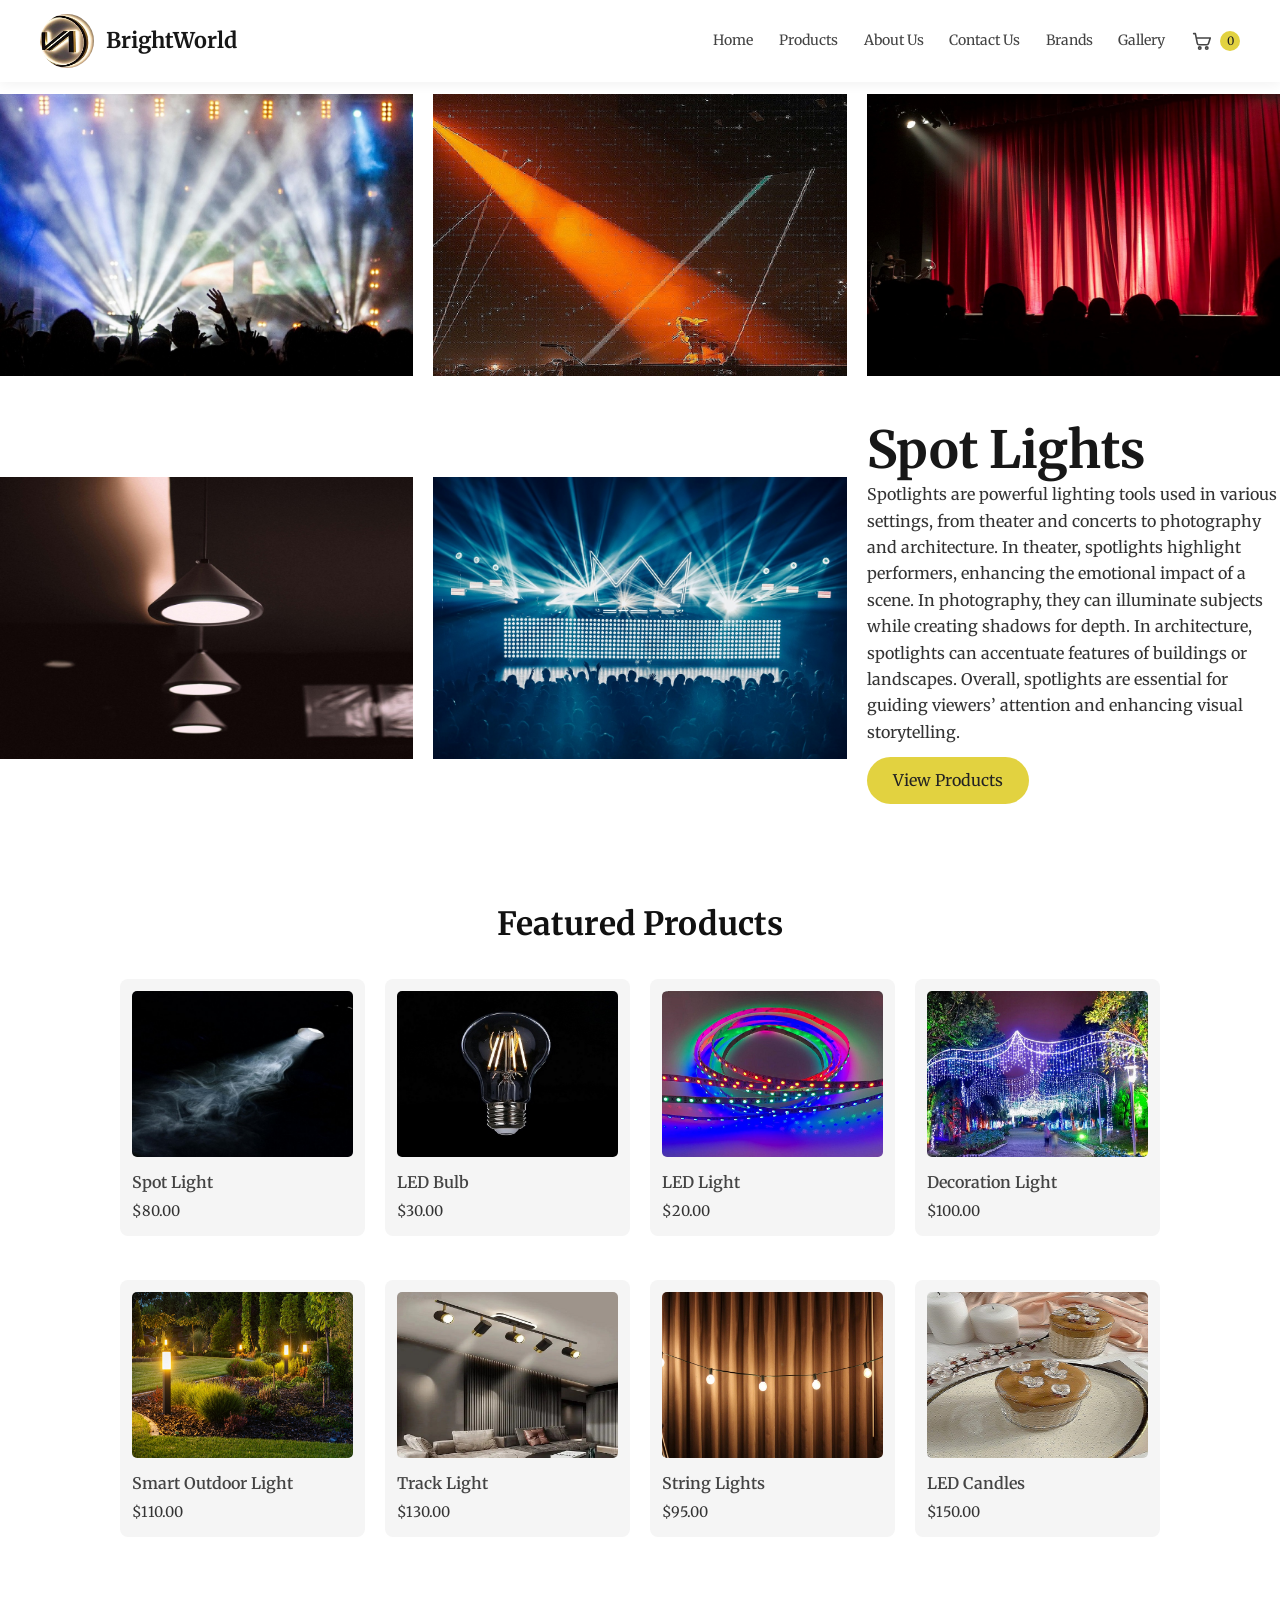
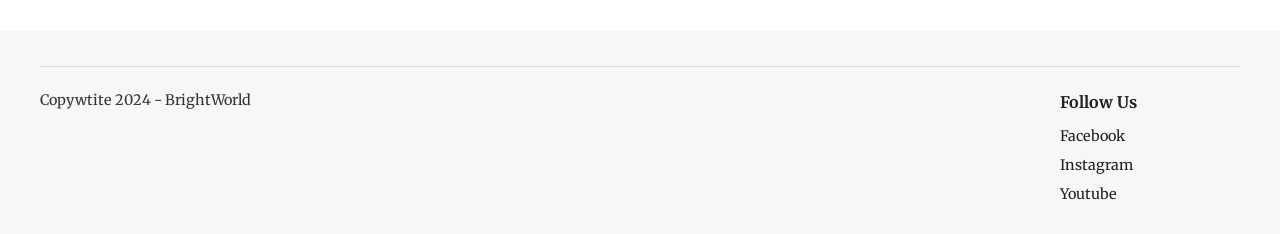
<file: index.html>
<!DOCTYPE html>
<html lang="en">
<head>
    <meta charset="UTF-8">
    <meta name="viewport" content="width=device-width, initial-scale=1.0">
    <link rel="stylesheet" href="Styles/style.css" />
    <link href="https://fonts.googleapis.com/css2?family=Merriweather:ital,wght@0,300;0,400;0,700;0,900;1,300;1,400;1,700;1,900&display=swap" rel="stylesheet">
    <title>Brightworld</title>
</head>
<body>
    <div class="header">
        <div class="row">
        <div class="logo">
            <img src="Images/pic6.jpg">
            <h2>BrightWorld</h2>
        </div>
      
        <div class="navbar">
            <nav>
                <ul>
                    <li><a href="index.html">Home</a></li>
                    <li><a href="product.html">Products</a></li>
                    <li><a href="about.html">About Us</a></li>
                    <li><a href="contact.html">Contact Us</a></li>
                    <li><a href="brands.html">Brands</a></li>
                    <li><a href="gallery.html">Gallery</a></li>
                </ul>
            </nav>
        </div>
    </div>
    </div>
    
    <div class="row">
        <div class="col-3">
            <img src="Images/pic1.jpg" alt="img" />
        </div>
        <div class="col-3">
            <img src="Images/pic2.jpg" alt="img" />
        </div>
        <div class="col-3">
            <img src="Images/pic3.jpg" alt="img" />
        </div>
        <div class="col-3">
            <img src="Images/pic4.jpg" alt="img" />
        </div>
        <div class="col-3">
            <img src="Images/pic5.jpg" alt="img" />
        </div>
        <div class="col-3">
            <h1>Spot Lights</h1>
            <p>Spotlights are powerful lighting tools used in various settings, from theater and concerts to photography and architecture. In theater, spotlights highlight performers, enhancing the emotional impact of a scene. In photography, they can illuminate subjects while creating shadows for depth. In architecture, spotlights can accentuate features of buildings or landscapes. Overall, spotlights are essential for guiding viewers’ attention and enhancing visual storytelling.</p>
            <a href="product.html" class="btn">View Products</a>
        </div>
    </div>
  </div>
  
</div>


    <div class="featured">
        <div class="small-container">
            <h2 class="title">Featured Products</h2>
            <div class="row" id="product-list">
                <div class="col-4" data-target="#modal1">
                    <img src="Images/pic7.jpg"/>
                    <h4 class="product-name">Spot Light</h4>
                    
                    <p>$80.00</p>
                </div>
                <div class="col-4" data-target="#modal2">
                    <img src="Images/pic8.jpg"/>
                    <h4 class="product-name">LED Bulb</h4>
                    
                    <p>$30.00</p>
                </div>
                <div class="col-4" data-target="#modal3">
                    <img src="Images/pix9.jpg"/>
                    <h4 class="product-name">LED Light</h4>
                    
                    <p>$20.00</p>
                </div>
                <div class="col-4" data-target="#modal4">
                    <img src="Images/pic10.jpg"/>
                    <h4 class="product-name">Decoration Light</h4>
                   
                    <p>$100.00</p>
                </div>
                <div class="col-4" data-target="#modal5">
                    <img src="Images/pic11.jpg"/>
                    <h4 class="product-name">Smart Outdoor Light</h4>
                   
                    <p>$110.00</p>
                </div>
                <div class="col-4" data-target="#modal6">
                    <img src="Images/pic12.jpg"/>
                    <h4 class="product-name">Track Light</h4>
                   
                    <p>$130.00</p>
                </div>
                <div class="col-4" data-target="#modal7">
                    <img src="Images/pic13.jpg"/>
                    <h4 class="product-name">String Lights</h4>
                    
                    <p>$95.00</p>
                </div>
                <div class="col-4" data-target="#modal8">
                    <img src="Images/pic14.jpg"/>
                    <h4 class="product-name">LED Candles</h4>
                    
                    <p>$150.00</p>
                </div>
            </div>
        </div>
    </div>
</div><div class="modal" id="modal1">
        <div class="small-container">
            <div class="row">
                <div class="col-2">
                    <h1>Spot Light</h1>
                    <h4>Price:$80</h4>
                    <h4>Quantity:</h4>
                    <select>
                        <option>1</option>
                        <option>2</option>
                        <option>3</option>
                    </select>
                    <br>
                    <a href="" class="btn">Add To Cart</a>
                </div>
            </div>
        </div>
    </div>
<div class="modal" id="modal2">
        <div class="small-container">
            <div class="row">
                <div class="col-2">
                    <h1>LED Bulb</h1>
                    <h4>Price:$30</h4>
                    <h4>Quantity:</h4>
                    <select>
                        <option>1</option>
                        <option>2</option>
                        <option>3</option>
                    </select>
                    <br>
                    <a href="" class="btn">Add To Cart</a>
                </div>
            </div>
        </div>
    </div>
<div class="modal" id="modal3">
        <div class="small-container">
            <div class="row">
                <div class="col-2">
                    <h1>LED Light</h1>
                    <h4>Price:$20</h4>
                    <h4>Quantity:</h4>
                    <select>
                        <option>1</option>
                        <option>2</option>
                        <option>3</option>
                    </select>
                    <br>
                    <a href="" class="btn">Add To Cart</a>
                </div>
            </div>
        </div>
    </div>
<div class="modal" id="modal4">
        <div class="small-container">
            <div class="row">
                <div class="col-2">
                    <h1>Decoration Light</h1>
                    <h4>Price:$100</h4>
                    <h4>Quantity:</h4>
                    <select>
                        <option>1</option>
                        <option>2</option>
                        <option>3</option>
                    </select>
                    <br>
                    <a href="" class="btn">Add To Cart</a>
                </div>
            </div>
        </div>
    </div>
<div class="modal" id="modal5">
        <div class="small-container">
            <div class="row row-2">
                <div class="col-2">
                    <h1>Smart Outdoor Light</h1>
                    <h4>Price:$110</h4>
                    <h4>Quantity:</h4>
                    <select>
                        <option>1</option>
                        <option>2</option>
                        <option>3</option>
                    </select>
                    <br>
                    <a href="" class="btn">Add To Cart</a>
                </div>
            </div>
        </div>
    </div>
<div class="modal" id="modal6">
        <div class="small-container">
            <div class="row row-2">
                <div class="col-2">
                    <h1>Track Light</h1>
                    <h4>Price:$130</h4>
                    <h4>Quantity:</h4>
                    <select>
                        <option>1</option>
                        <option>2</option>
                        <option>3</option>
                    </select>
                    <br>
                    <a href="" class="btn">Add To Cart</a>
                </div>
            </div>
        </div>
    </div>
<div class="modal" id="modal7">
        <div class="small-container">
            <div class="row row-2">
                <div class="col-2">
                    <h1>String Lights</h1>
                    <h4>Price:$95</h4>
                    <h4>Quantity:</h4>
                    <select>
                        <option>1</option>
                        <option>2</option>
                        <option>3</option>
                    </select>
                    <br>
                    <a href="" class="btn">Add To Cart</a>
                </div>
            </div>
        </div>
    </div>
<div class="modal" id="modal8">
        <div class="small-container">
            <div class="row row2">
                <div class="col-2">
                    <h1>LED Candles</h1>
                    <h4>Price:$150</h4>
                    <h4>Quantity:</h4>
                    <select>
                        <option>1</option>
                        <option>2</option>
                        <option>3</option>
                    </select>
                    <br>
                    <a href="" class="btn">Add To Cart</a>
                </div>
            </div>
        </div>
    </div>
<div class="footer">
    <div class="container">
            <hr>
            <p class="copywrite">Copywtite 2024 - BrightWorld</p>
            <div class="footer-col-4">
            <h3>Follow Us</h3>
            <ul>
                <li><a href="https://www.facebook.com/">Facebook</a></li>
                <li><a href="https://www.instagram.com/">Instagram</a></li>
                <li><a href="https://www.youtube.com/">Youtube</a></li>
            </ul>
        </div>
    </div>
</div>
    <script src="cart.js"></script>
</body>
<script src="main.js"></script>
</html>
</file>
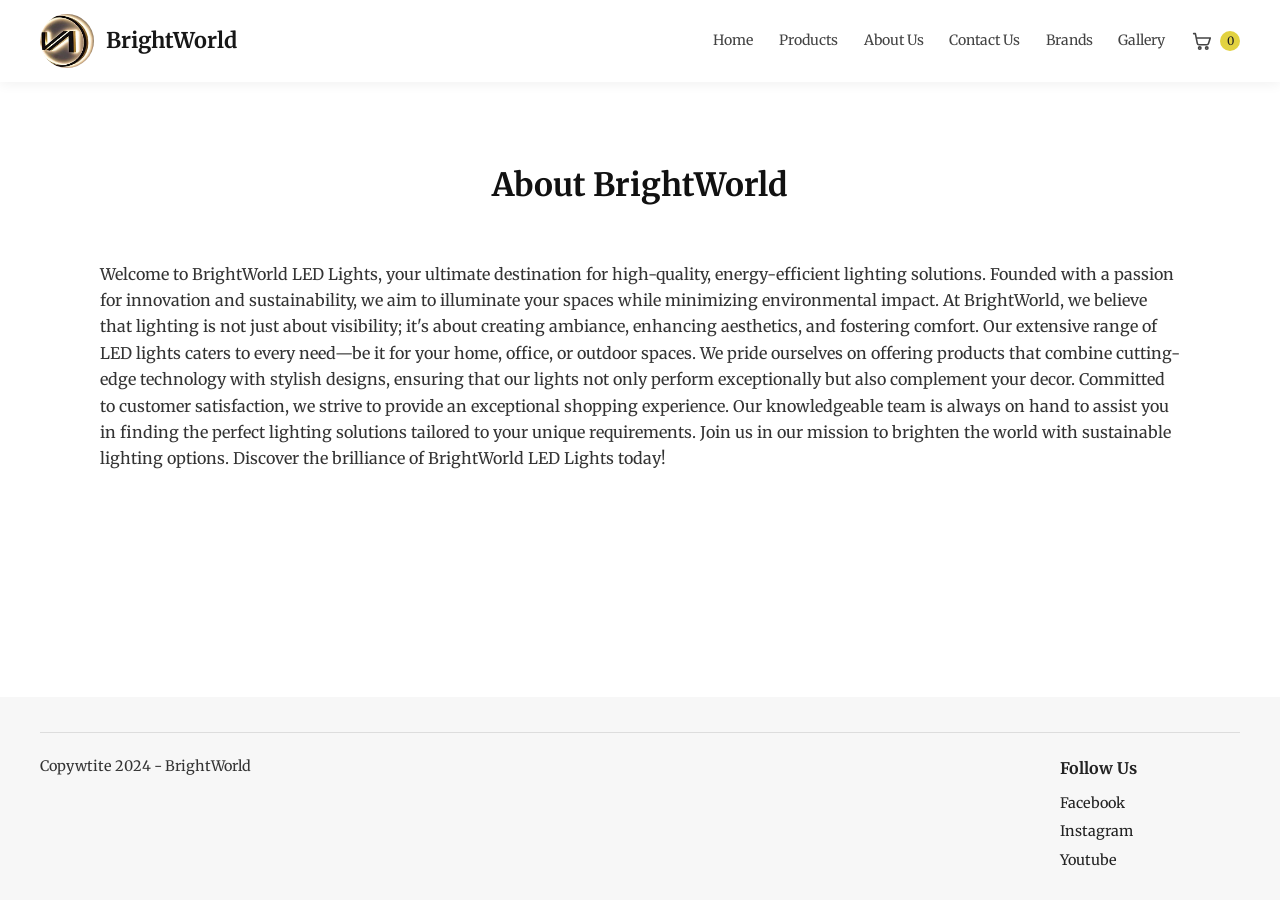
<file: about.html>
<!DOCTYPE html>
<html lang="en">
<head>
    <meta charset="UTF-8">
    <meta name="viewport" content="width=device-width, initial-scale=1.0">
    <link rel="stylesheet" href="Styles/style.css" />
    <link href="https://fonts.googleapis.com/css2?family=Merriweather:ital,wght@0,300;0,400;0,700;0,900;1,300;1,400;1,700;1,900&display=swap" rel="stylesheet">
    <title>Brightworld</title>
</head>
<body>
    <div class="header">
        <div class="row">
        <div class="logo">
            <img src="Images/pic6.jpg">
            <h2>BrightWorld</h2>
        </div>
      
        <div class="navbar">
            <nav>
                <ul>
                    <li><a href="index.html">Home</a></li>
                    <li><a href="product.html">Products</a></li>
                    <li><a href="about.html">About Us</a></li>
                    <li><a href="contact.html">Contact Us</a></li>
                    <li><a href="brands.html">Brands</a></li>
                    <li><a href="gallery.html">Gallery</a></li>
                </ul>
            </nav>
        </div>
    </div>
    </div>
    <div class="container">
    <div class="single-product">
        <div class="small-container">
            <div class="row">
                <h2 class="title">About BrightWorld</h2>
                <p>Welcome to BrightWorld LED Lights, your ultimate destination for high-quality, energy-efficient lighting solutions. Founded with a passion for innovation and sustainability, we aim to illuminate your spaces while minimizing environmental impact.

                    At BrightWorld, we believe that lighting is not just about visibility; it's about creating ambiance, enhancing aesthetics, and fostering comfort. Our extensive range of LED lights caters to every need—be it for your home, office, or outdoor spaces. We pride ourselves on offering products that combine cutting-edge technology with stylish designs, ensuring that our lights not only perform exceptionally but also complement your decor.
                    
                    Committed to customer satisfaction, we strive to provide an exceptional shopping experience. Our knowledgeable team is always on hand to assist you in finding the perfect lighting solutions tailored to your unique requirements.
                    
                    Join us in our mission to brighten the world with sustainable lighting options. Discover the brilliance of BrightWorld LED Lights today!
                </p>
            </div>
        </div>
    </div>
</div>
    <div class="footer">
        <div class="container">
                <hr>
                <p class="copywrite">Copywtite 2024 - BrightWorld</p>
                <div class="footer-col-4">
                <h3>Follow Us</h3>
                <ul>
                    <li><a href="https://www.facebook.com/">Facebook</a></li>
                    <li><a href="https://www.instagram.com/">Instagram</a></li>
                    <li><a href="https://www.youtube.com/">Youtube</a></li>
                </ul>
            </div>
        </div>
    </div>
    <script src="cart.js"></script>
</body>
<script src="main.js"></script>
</html>
</file>
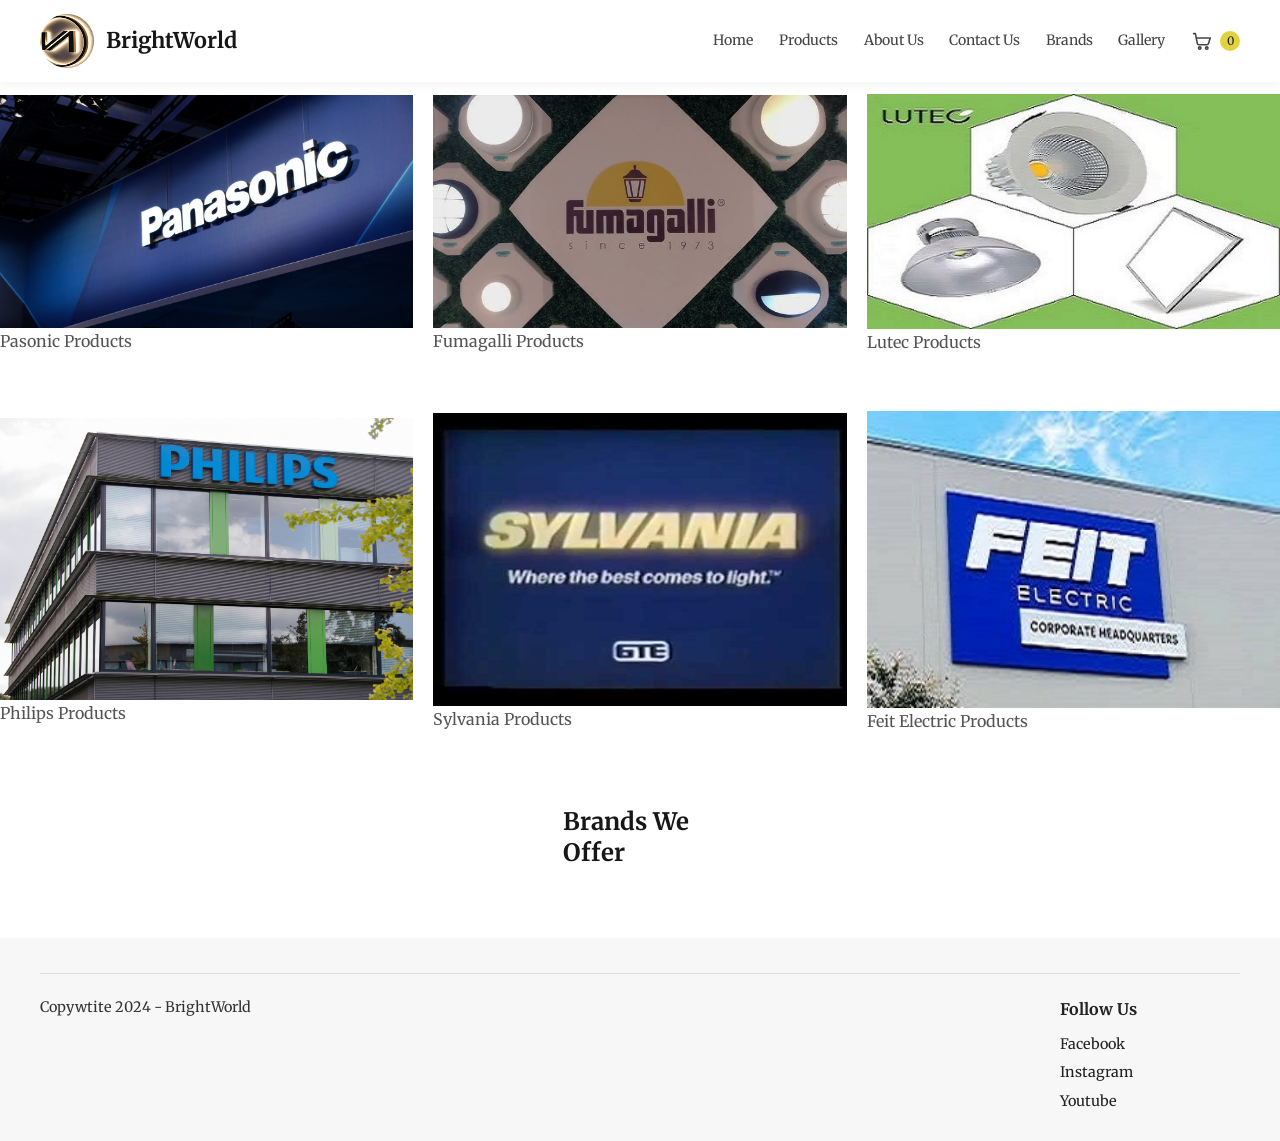
<file: brands.html>
<!DOCTYPE html>

<html lang="en">
<head>
<meta charset="utf-8"/>
<meta content="width=device-width, initial-scale=1.0" name="viewport"/>
<link href="Styles/style.css" rel="stylesheet"/>
<link href="https://fonts.googleapis.com/css2?family=Merriweather:ital,wght@0,300;0,400;0,700;0,900;1,300;1,400;1,700;1,900&amp;display=swap" rel="stylesheet"/>
<title>Brightworld</title>
</head>
<body>
<div class="header">
<div class="row">
<div class="logo">
<img src="Images/pic6.jpg"/>
<h2>BrightWorld</h2>
</div>
<div class="navbar">
<nav>
<ul>
<li><a href="index.html">Home</a></li>
<li><a href="product.html">Products</a></li>
<li><a href="about.html">About Us</a></li>
<li><a href="contact.html">Contact Us</a></li>
<li><a href="brands.html">Brands</a></li>
<li><a href="gallery.html">Gallery</a></li>
</ul>
</nav>
</div>
</div>
</div><div class="row" id="product-list">
<div class="col-3" data-target="#modal1">
<a href="https://shop.panasonic.com/?srsltid=AfmBOookST_2fLBn8qw15oyzSNFCd4Nuwm2aW_Oe45GuBFu81L0sFFC_"><img src="Images/brand1.jpg"/></a>
<h4 class="product-name">Pasonic Products</h4>
</div>
<div class="col-3" data-target="#modal2">
<a href="https://www.fumagallisalumi.it/en/products/"><img src="Images/brand2.jpg"/></a>
<h4 class="product-name">Fumagalli Products</h4>
</div>
<div class="col-3" data-target="#modal3">
<a href="https://lutec.com/"><img src="Images/brand3.jpg"/></a>
<h4 class="product-name">Lutec Products</h4>
</div>
<div class="col-3" data-target="#modal4">
<a href="https://www.lighting.philips.com.pk/"><img src="Images/brand4.jpg"/></a>
<h4 class="product-name">Philips Products</h4>
</div>
<div class="col-3" data-target="#modal5">
<a href="https://www.sylvania-lighting.com/product/en-INT/categories/"><img src="Images/brand5.jpg"/></a>
<h4 class="product-name">Sylvania Products</h4>
</div>
<div class="col-3" data-target="#modal6">
<a href="https://www.feit.com/"><img src="Images/brand6.jpeg"/></a>
<h4 class="product-name">Feit Electric Products</h4>
</div>
</div>
<div class="featured">
<div class="small-container">
<div class="row">
<h2>Brands We Offer</h2>
</div>

</div>
</div>

<script src="cart.js"></script>
<div class="footer">
<div class="container">
<hr/>
<p class="copywrite">Copywtite 2024 - BrightWorld</p>
<div class="footer-col-4">
<h3>Follow Us</h3>
<ul>
<li><a href="https://www.facebook.com/">Facebook</a></li>
<li><a href="https://www.instagram.com/">Instagram</a></li>
<li><a href="https://www.youtube.com/">Youtube</a></li>
</ul>
</div>
</div>
</div></body></html>
</file>
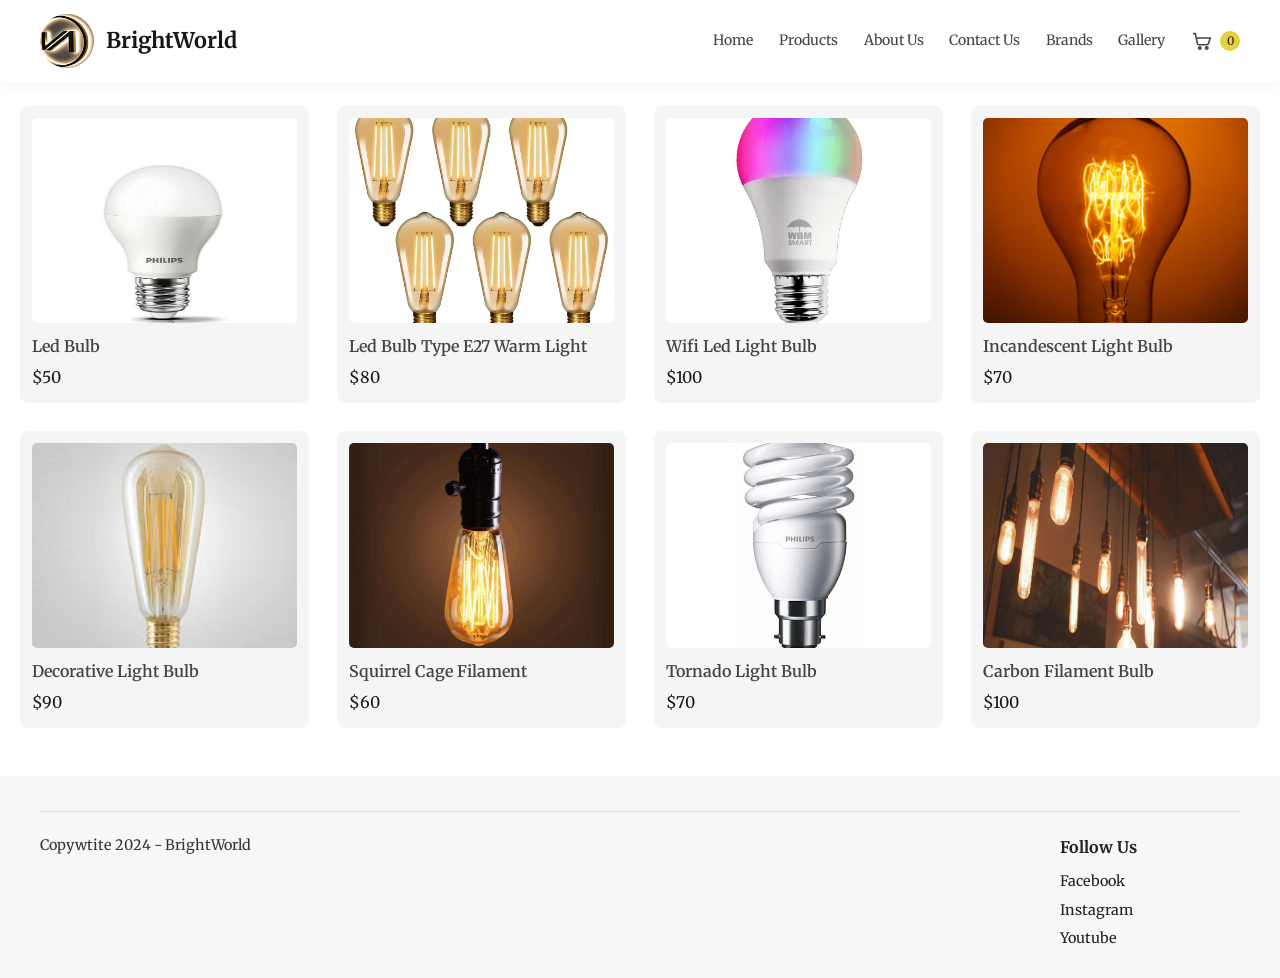
<file: bulbs.html>
<!DOCTYPE html>

<html lang="en">
<head>
<meta charset="utf-8"/>
<meta content="width=device-width, initial-scale=1.0" name="viewport"/>
<link href="Styles/style.css" rel="stylesheet"/>
<link href="https://fonts.googleapis.com/css2?family=Merriweather:ital,wght@0,300;0,400;0,700;0,900;1,300;1,400;1,700;1,900&amp;display=swap" rel="stylesheet"/>
<title>Brightworld</title>
</head>
<body class="catalog-page">
<div class="header">
<div class="row">
<div class="logo">
<img src="Images/pic6.jpg"/>
<h2>BrightWorld</h2>
</div>
<div class="navbar">
<nav>
<ul>
<li><a href="index.html">Home</a></li>
<li><a href="product.html">Products</a></li>
<li><a href="about.html">About Us</a></li>
<li><a href="contact.html">Contact Us</a></li>
<li><a href="brands.html">Brands</a></li>
<li><a href="gallery.html">Gallery</a></li>
</ul>
</nav>
</div>
</div>
</div><div class="row" id="product-list">
<div class="col-4" data-target="#modal1">
<img src="Images/bulb1"/>
<h4 class="product-name">Led Bulb</h4>
            $<span class="price">50</span>
</div>
<div class="col-4" data-target="#modal2">
<img src="Images/bulb2"/>
<h4 class="product-name">Led Bulb Type E27 Warm Light</h4>
            $<span class="price">80</span>
</div>
<div class="col-4" data-target="#modal3">
<img src="Images/bulb3"/>
<h4 class="product-name">Wifi Led Light Bulb</h4>
            $<span class="price">100</span>
</div>
<div class="col-4" data-target="#modal4">
<img src="Images/bulb4.avif"/>
<h4 class="product-name">Incandescent Light Bulb</h4>
            $<span class="price">70</span>
</div>
<div class="col-4" data-target="#modal5">
<img src="Images/bulb5"/>
<h4 class="product-name">Decorative Light Bulb</h4>
            $<span class="price">90</span>
</div>
<div class="col-4" data-target="#modal6">
<img src="Images/bulb6"/>
<h4 class="product-name">Squirrel Cage Filament</h4>
            $<span class="price">60</span>
</div>
<div class="col-4" data-target="#modal7">
<img src="Images/bulb7"/>
<h4 class="product-name">Tornado Light Bulb</h4>
            $<span class="price">70</span>
</div>
<div class="col-4" data-target="#modal8">
<img src="Images/bulb8"/>
<h4 class="product-name">Carbon Filament Bulb</h4>
            $<span class="price">100</span>
</div>
</div>
<script src="cart.js"></script>
<div class="modal" id="modal1">
<div class="small-container">
<div class="row">
<div class="col-2">
<h1>Led Bulb</h1>
<h4>Price:$50</h4>
<h4>Quantity:</h4>
<select>
<option>1</option>
<option>2</option>
<option>3</option>
</select>
<br/>
<a class="btn" href="">Add To Cart</a>
</div>
</div>
</div>
</div><div class="modal" id="modal2">
<div class="small-container">
<div class="row">
<div class="col-2">
<h1>Warm Light</h1>
<h4>Price:$80</h4>
<h4>Quantity:</h4>
<select>
<option>1</option>
<option>2</option>
<option>3</option>
</select>
<br/>
<a class="btn" href="">Add To Cart</a>
</div>
</div>
</div>
</div><div class="modal" id="modal3">
<div class="small-container">
<div class="row">
<div class="col-2">
<h1>Wifi Led Light Bulb</h1>
<h4>Price:$100</h4>
<h4>Quantity:</h4>
<select>
<option>1</option>
<option>2</option>
<option>3</option>
</select>
<br/>
<a class="btn" href="">Add To Cart</a>
</div>
</div>
</div>
</div><div class="modal" id="modal4">
<div class="small-container">
<div class="row">
<div class="col-2">
<h1>Incandescent Light Bulb</h1>
<h4>Price:$70</h4>
<h4>Quantity:</h4>
<select>
<option>1</option>
<option>2</option>
<option>3</option>
</select>
<br/>
<a class="btn" href="">Add To Cart</a>
</div>
</div>
</div>
</div><div class="modal" id="modal5">
<div class="small-container">
<div class="row row-2">
<div class="col-2">
<h1>Decorative Light Bulb</h1>
<h4>Price:$90</h4>
<h4>Quantity:</h4>
<select>
<option>1</option>
<option>2</option>
<option>3</option>
</select>
<br/>
<a class="btn" href="">Add To Cart</a>
</div>
</div>
</div>
</div><div class="modal" id="modal6">
<div class="small-container">
<div class="row row-2">
<div class="col-2">
<h1>Squirrel Cage Filament</h1>
<h4>Price:$60</h4>
<h4>Quantity:</h4>
<select>
<option>1</option>
<option>2</option>
<option>3</option>
</select>
<br/>
<a class="btn" href="">Add To Cart</a>
</div>
</div>
</div>
</div><div class="modal" id="modal7">
<div class="small-container">
<div class="row row-2">
<div class="col-2">
<h1>Tornado Light Bulb</h1>
<h4>Price:$70</h4>
<h4>Quantity:</h4>
<select>
<option>1</option>
<option>2</option>
<option>3</option>
</select>
<br/>
<a class="btn" href="">Add To Cart</a>
</div>
</div>
</div>
</div><div class="modal" id="modal8">
<div class="small-container">
<div class="row row2">
<div class="col-2">
<h1>Carbon Filament Bulb</h1>
<h4>Price:$100</h4>
<h4>Quantity:</h4>
<select>
<option>1</option>
<option>2</option>
<option>3</option>
</select>
<br/>
<a class="btn" href="">Add To Cart</a>
</div>
</div>
</div>
</div><div class="footer">
<div class="container">
<hr/>
<p class="copywrite">Copywtite 2024 - BrightWorld</p>
<div class="footer-col-4">
<h3>Follow Us</h3>
<ul>
<li><a href="https://www.facebook.com/">Facebook</a></li>
<li><a href="https://www.instagram.com/">Instagram</a></li>
<li><a href="https://www.youtube.com/">Youtube</a></li>
</ul>
</div>
</div>
</div></body>
<script src="main.js"></script>
</html>
</file>
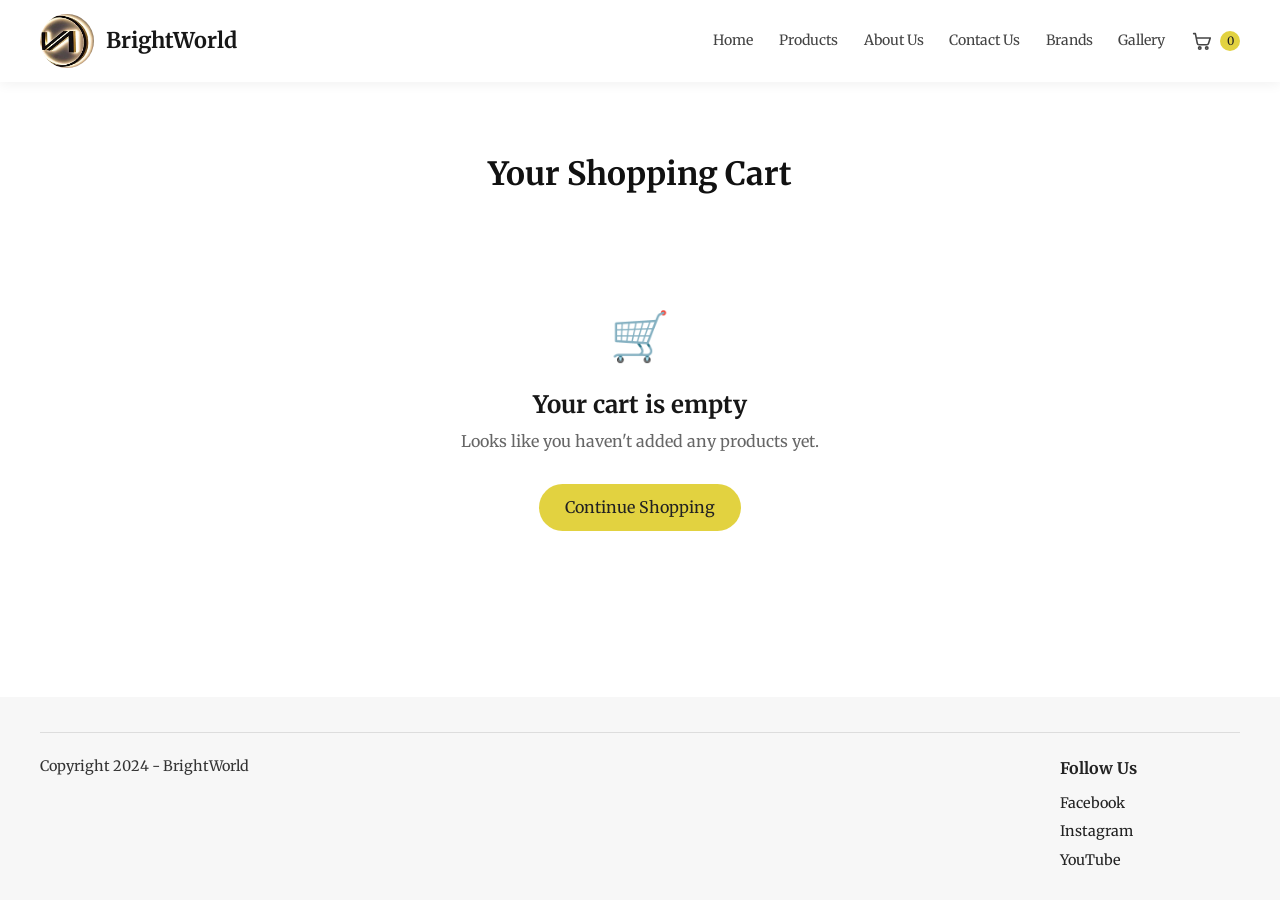
<file: cart.html>
<!DOCTYPE html>
<html lang="en">
<head>
  <meta charset="UTF-8">
  <meta name="viewport" content="width=device-width, initial-scale=1.0">
  <link rel="stylesheet" href="Styles/style.css">
  <link href="https://fonts.googleapis.com/css2?family=Merriweather:wght@300;400;700;900&display=swap" rel="stylesheet">
  <title>Shopping Cart | BrightWorld</title>
</head>
<body>
  <div class="header">
    <div class="row">
      <div class="logo"><img src="Images/pic6.jpg" alt="BrightWorld logo"><h2>BrightWorld</h2></div>
      <div class="navbar"><nav><ul>
        <li><a href="index.html">Home</a></li>
        <li><a href="product.html">Products</a></li>
        <li><a href="about.html">About Us</a></li>
        <li><a href="contact.html">Contact Us</a></li>
        <li><a href="brands.html">Brands</a></li>
        <li><a href="gallery.html">Gallery</a></li>
        <li><a class="cart-nav-link" href="cart.html" aria-label="Shopping cart">
          <svg class="cart-icon" viewBox="0 0 24 24" aria-hidden="true" focusable="false">
            <path d="M3 3h2l2.2 11.1a2 2 0 0 0 2 1.6h8.9a2 2 0 0 0 1.9-1.4L22 8H6" />
            <circle cx="10" cy="19.5" r="1.4" />
            <circle cx="18" cy="19.5" r="1.4" />
          </svg>
          <span class="cart-count">0</span>
        </a></li>
      </ul></nav></div>
    </div>
  </div>
  <main class="cart-page-wrap">
    <h1 class="title">Your Shopping Cart</h1>
    <div id="cart-page"></div>
  </main>
  <div class="footer"><div class="container"><hr><p class="copywrite">Copyright 2024 - BrightWorld</p>
    <div class="footer-col-4"><h3>Follow Us</h3><ul>
      <li><a href="https://www.facebook.com/">Facebook</a></li>
      <li><a href="https://www.instagram.com/">Instagram</a></li>
      <li><a href="https://www.youtube.com/">YouTube</a></li>
    </ul></div></div></div>
  <script src="main.js"></script>
  <script src="cart.js"></script>
</body>
</html>
</file>
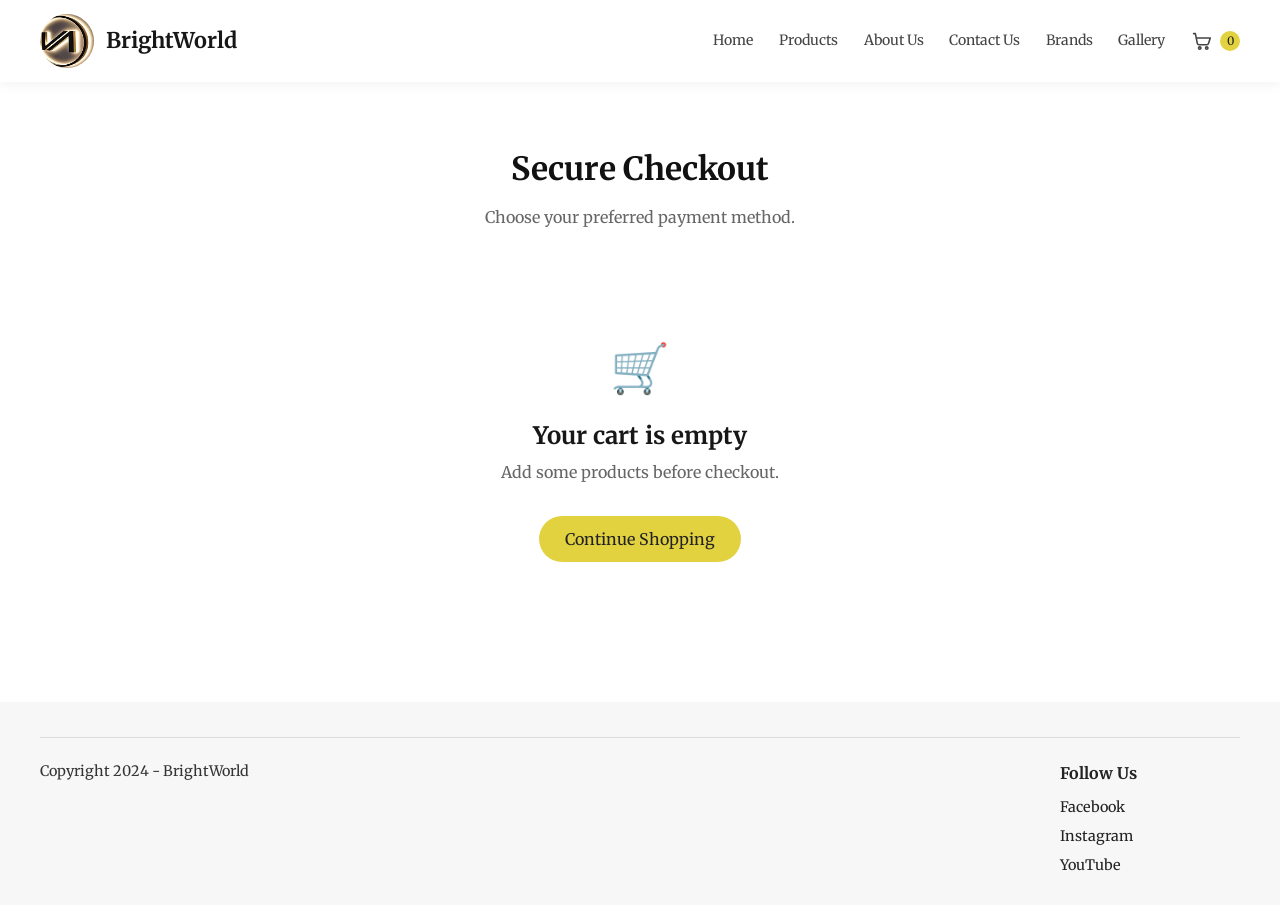
<file: checkout.html>
<!DOCTYPE html>
<html lang="en">
<head>
  <meta charset="UTF-8">
  <meta name="viewport" content="width=device-width, initial-scale=1.0">
  <link rel="stylesheet" href="Styles/style.css">
  <link href="https://fonts.googleapis.com/css2?family=Merriweather:wght@300;400;700;900&display=swap" rel="stylesheet">
  <title>Payment | BrightWorld</title>
</head>
<body>
  <div class="header">
    <div class="row">
      <div class="logo"><img src="Images/pic6.jpg" alt="BrightWorld logo"><h2>BrightWorld</h2></div>
      <div class="navbar"><nav><ul>
        <li><a href="index.html">Home</a></li><li><a href="product.html">Products</a></li>
        <li><a href="about.html">About Us</a></li><li><a href="contact.html">Contact Us</a></li>
        <li><a href="brands.html">Brands</a></li><li><a href="gallery.html">Gallery</a></li>
        <li><a class="cart-nav-link" href="cart.html" aria-label="Shopping cart">
          <svg class="cart-icon" viewBox="0 0 24 24" aria-hidden="true"><path d="M3 3h2l2.2 11.1a2 2 0 0 0 2 1.6h8.9a2 2 0 0 0 1.9-1.4L22 8H6"/><circle cx="10" cy="19.5" r="1.4"/><circle cx="18" cy="19.5" r="1.4"/></svg>
          <span class="cart-count">0</span></a></li>
      </ul></nav></div>
    </div>
  </div>
  <main class="payment-wrap">
    <h1 class="title">Secure Checkout</h1>
    <p class="payment-intro">Choose your preferred payment method.</p>
    <div id="checkout-content"></div>
  </main>
  <div class="footer"><div class="container"><hr><p class="copywrite">Copyright 2024 - BrightWorld</p>
    <div class="footer-col-4"><h3>Follow Us</h3><ul>
      <li><a href="https://www.facebook.com/">Facebook</a></li><li><a href="https://www.instagram.com/">Instagram</a></li>
      <li><a href="https://www.youtube.com/">YouTube</a></li>
    </ul></div></div></div>
  <script src="main.js"></script><script src="cart.js"></script><script src="checkout.js"></script>
</body>
</html>
</file>
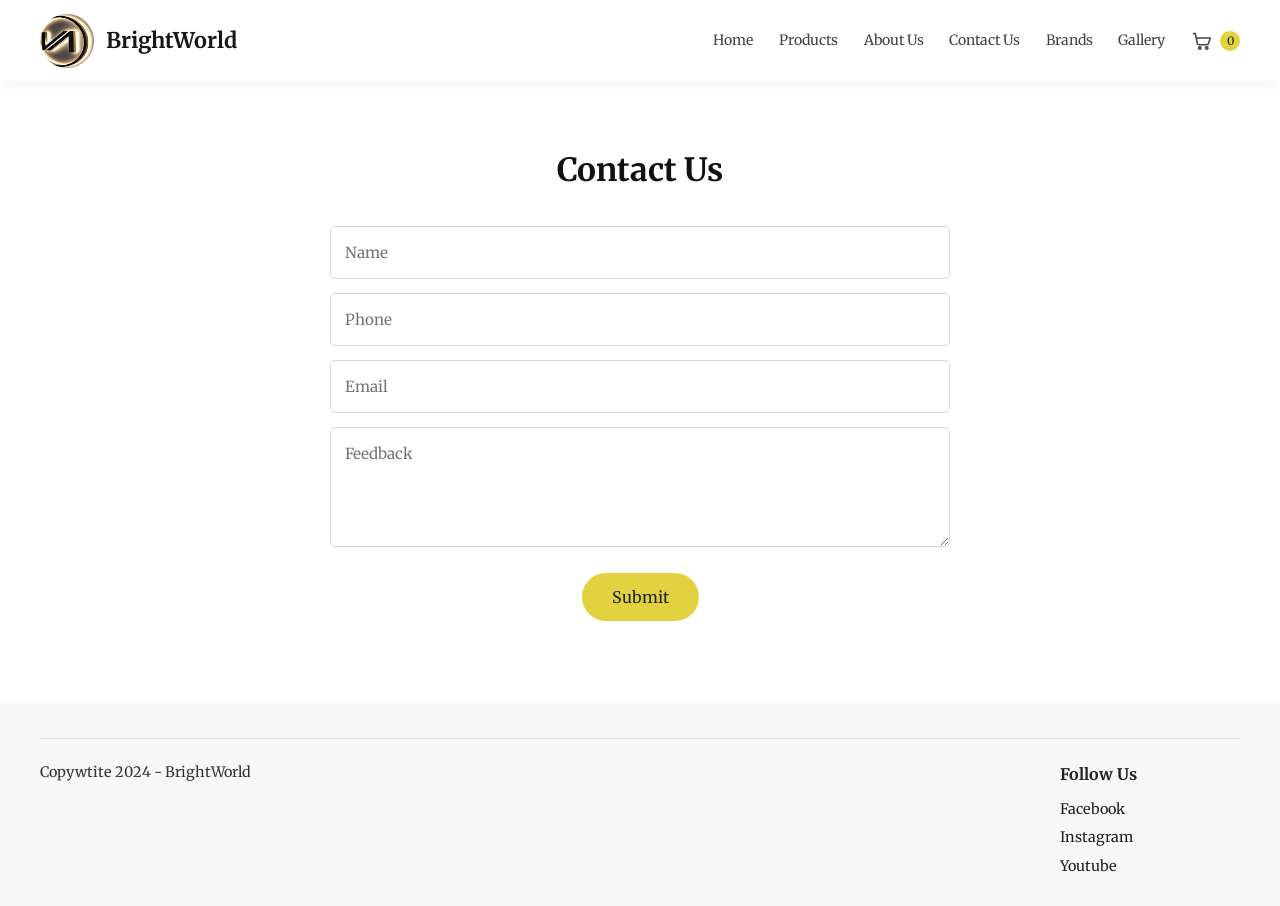
<file: contact.html>
<!DOCTYPE html>
<html lang="en">
<head>
    <meta charset="UTF-8">
    <meta name="viewport" content="width=device-width, initial-scale=1.0">
    <link rel="stylesheet" href="Styles/style.css" />
    <link href="https://fonts.googleapis.com/css2?family=Merriweather:ital,wght@0,300;0,400;0,700;0,900;1,300;1,400;1,700;1,900&display=swap" rel="stylesheet">
    <title>Brightworld</title>
</head>
<body>
    <div class="header">
        <div class="row">
        <div class="logo">
            <img src="Images/pic6.jpg">
            <h2>BrightWorld</h2>
        </div>
      
        <div class="navbar">
            <nav>
                <ul>
                    <li><a href="index.html">Home</a></li>
                    <li><a href="product.html">Products</a></li>
                    <li><a href="about.html">About Us</a></li>
                    <li><a href="contact.html">Contact Us</a></li>
                    <li><a href="brands.html">Brands</a></li>
                    <li><a href="gallery.html">Gallery</a></li>
                </ul>
            </nav>
        </div>
    </div>
    </div>
    <div class="wrapper">
        <h2 class="title">Contact Us</h2>
        <div class="contact">
            <form action="" id="myform" onsubmit="return validate();">
                <div class="input_field">
                    <input type="text" placeholder="Name" id="name">
                </div>
                <div class="input_field">
                    <input type="text" placeholder="Phone" id="phone">
                </div>
                <div class="input_field">
                    <input type="text" placeholder="Email" id="email">
                </div>
                <div class="input_field">
                    <textarea placeholder="Feedback" id="feedback"></textarea>
                </div>
                <div class="submitbtn">
                    <input type="submit">
                </div>
            </form>
        </div>
    </div>
    <div class="footer">
        <div class="container">
                <hr>
                <p class="copywrite">Copywtite 2024 - BrightWorld</p>
                <div class="footer-col-4">
                <h3>Follow Us</h3>
                <ul>
                    <li><a href="https://www.facebook.com/">Facebook</a></li>
                    <li><a href="https://www.instagram.com/">Instagram</a></li>
                    <li><a href="https://www.youtube.com/">Youtube</a></li>
                </ul>
            </div>
        </div>
    </div>
    <script src="cart.js"></script>
</body>
<script src="main.js"></script>
</html>
</file>
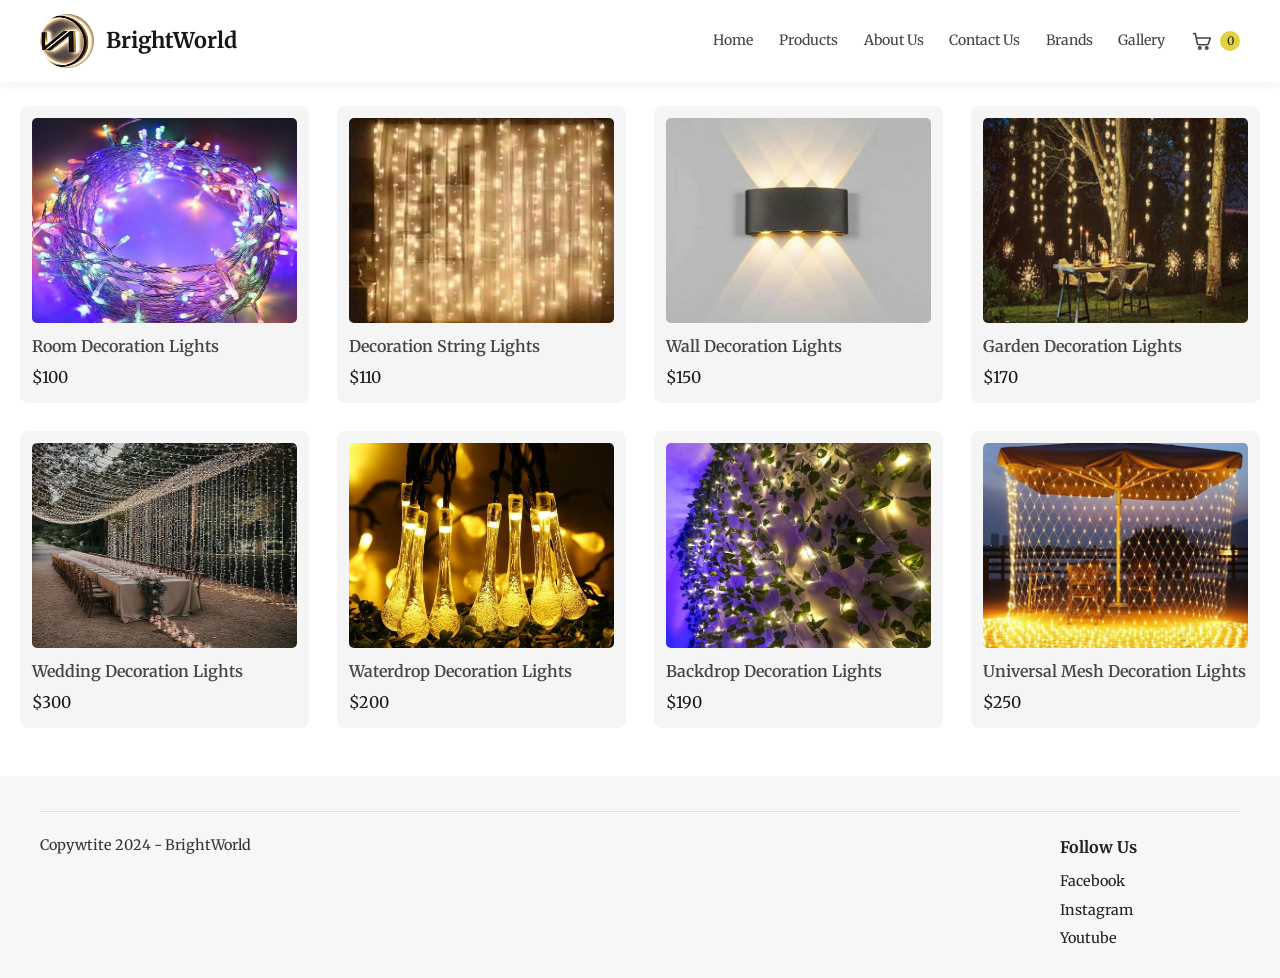
<file: decorationlights.html>
<!DOCTYPE html>

<html lang="en">
<head>
<meta charset="utf-8"/>
<meta content="width=device-width, initial-scale=1.0" name="viewport"/>
<link href="Styles/style.css" rel="stylesheet"/>
<link href="https://fonts.googleapis.com/css2?family=Merriweather:ital,wght@0,300;0,400;0,700;0,900;1,300;1,400;1,700;1,900&amp;display=swap" rel="stylesheet"/>
<title>Brightworld</title>
</head>
<body class="catalog-page">
<div class="header">
<div class="row">
<div class="logo">
<img src="Images/pic6.jpg"/>
<h2>BrightWorld</h2>
</div>
<div class="navbar">
<nav>
<ul>
<li><a href="index.html">Home</a></li>
<li><a href="product.html">Products</a></li>
<li><a href="about.html">About Us</a></li>
<li><a href="contact.html">Contact Us</a></li>
<li><a href="brands.html">Brands</a></li>
<li><a href="gallery.html">Gallery</a></li>
</ul>
</nav>
</div>
</div>
</div><div class="row" id="product-list">
<div class="col-4" data-target="#modal1">
<img src="Images/decoration1"/>
<h4 class="product-name">Room Decoration Lights</h4>
            $<span class="price">100</span>
</div>
<div class="col-4" data-target="#modal2">
<img src="Images/decoration2.jpg"/>
<h4 class="product-name">Decoration String Lights</h4>
            $<span class="price">110</span>
</div>
<div class="col-4" data-target="#modal3">
<img src="Images/decoration3.jpg"/>
<h4 class="product-name">Wall Decoration Lights</h4>
            $<span class="price">150</span>
</div>
<div class="col-4" data-target="#modal4">
<img src="Images/decoration4.jpg"/>
<h4 class="product-name">Garden Decoration Lights</h4>
            $<span class="price">170</span>
</div>
<div class="col-4" data-target="#modal5">
<img src="Images/decoration5.jpg"/>
<h4 class="product-name">Wedding Decoration Lights</h4>
            $<span class="price">300</span>
</div>
<div class="col-4" data-target="#modal6">
<img src="Images/decoration6.jpg"/>
<h4 class="product-name">Waterdrop Decoration Lights</h4>
            $<span class="price">200</span>
</div>
<div class="col-4" data-target="#modal7">
<img src="Images/decoration7"/>
<h4 class="product-name">Backdrop Decoration Lights</h4>
            $<span class="price">190</span>
</div>
<div class="col-4" data-target="#modal8">
<img src="Images/decoration8"/>
<h4 class="product-name">Universal Mesh Decoration Lights</h4>
            $<span class="price">250</span>
</div>
<script src="cart.js"></script>
</div>
<div class="modal" id="modal1">
<div class="small-container">
<div class="row">
<div class="col-2">
<h1>Room Decoration Lights</h1>
<h4>Price:$100</h4>
<h4>Quantity:</h4>
<select>
<option>1</option>
<option>2</option>
<option>3</option>
</select>
<br/>
<a class="btn" href="">Add To Cart</a>
</div>
</div>
</div>
</div><div class="modal" id="modal2">
<div class="small-container">
<div class="row">
<div class="col-2">
<h1>Decoration String Lights</h1>
<h4>Price:$110</h4>
<h4>Quantity:</h4>
<select>
<option>1</option>
<option>2</option>
<option>3</option>
</select>
<br/>
<a class="btn" href="">Add To Cart</a>
</div>
</div>
</div>
</div><div class="modal" id="modal3">
<div class="small-container">
<div class="row">
<div class="col-2">
<h1>Wall Decoration Lights</h1>
<h4>Price:$150</h4>
<h4>Quantity:</h4>
<select>
<option>1</option>
<option>2</option>
<option>3</option>
</select>
<br/>
<a class="btn" href="">Add To Cart</a>
</div>
</div>
</div>
</div><div class="modal" id="modal4">
<div class="small-container">
<div class="row">
<div class="col-2">
<h1>Garden Decoration Lights</h1>
<h4>Price:$170</h4>
<h4>Quantity:</h4>
<select>
<option>1</option>
<option>2</option>
<option>3</option>
</select>
<br/>
<a class="btn" href="">Add To Cart</a>
</div>
</div>
</div>
</div><div class="modal" id="modal5">
<div class="small-container">
<div class="row row-2">
<div class="col-2">
<h1>Wedding Decoration Lights</h1>
<h4>Price:$300</h4>
<h4>Quantity:</h4>
<select>
<option>1</option>
<option>2</option>
<option>3</option>
</select>
<br/>
<a class="btn" href="">Add To Cart</a>
</div>
</div>
</div>
</div><div class="modal" id="modal6">
<div class="small-container">
<div class="row row-2">
<div class="col-2">
<h1>Waterdrop Decoration Lights</h1>
<h4>Price:$200</h4>
<h4>Quantity:</h4>
<select>
<option>1</option>
<option>2</option>
<option>3</option>
</select>
<br/>
<a class="btn" href="">Add To Cart</a>
</div>
</div>
</div>
</div><div class="modal" id="modal7">
<div class="small-container">
<div class="row row-2">
<div class="col-2">
<h1>Backdrop Decoration Lights</h1>
<h4>Price:$190</h4>
<h4>Quantity:</h4>
<select>
<option>1</option>
<option>2</option>
<option>3</option>
</select>
<br/>
<a class="btn" href="">Add To Cart</a>
</div>
</div>
</div>
</div><div class="modal" id="modal8">
<div class="small-container">
<div class="row row2">
<div class="col-2">
<h1>Universal Mesh Decoration Lights</h1>
<h4>Price:$250</h4>
<h4>Quantity:</h4>
<select>
<option>1</option>
<option>2</option>
<option>3</option>
</select>
<br/>
<a class="btn" href="">Add To Cart</a>
</div>
</div>
</div>
</div><div class="footer">
<div class="container">
<hr/>
<p class="copywrite">Copywtite 2024 - BrightWorld</p>
<div class="footer-col-4">
<h3>Follow Us</h3>
<ul>
<li><a href="https://www.facebook.com/">Facebook</a></li>
<li><a href="https://www.instagram.com/">Instagram</a></li>
<li><a href="https://www.youtube.com/">Youtube</a></li>
</ul>
</div>
</div>
</div></body>
<script src="main.js"></script>
</html>
</file>
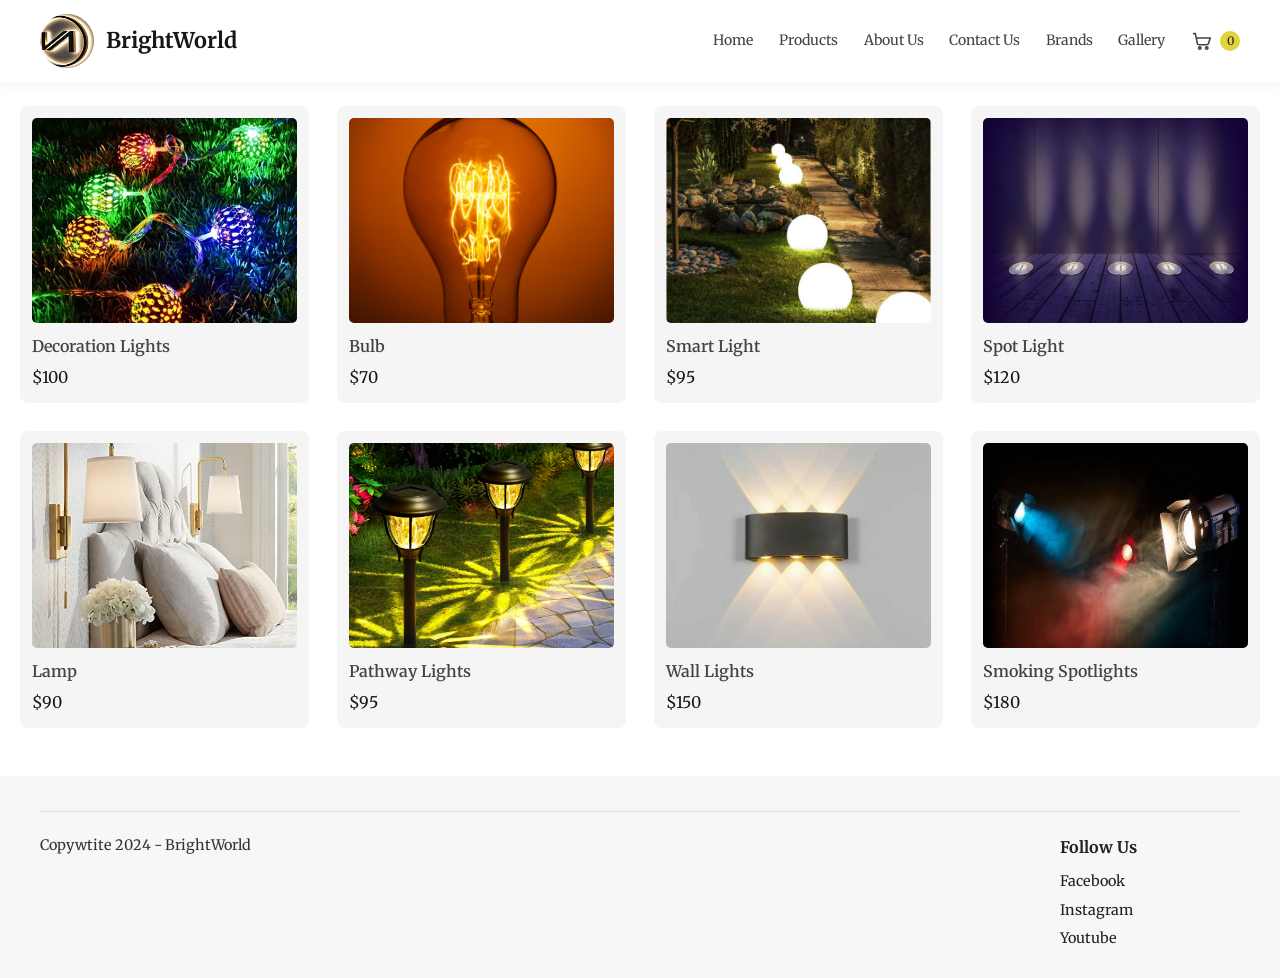
<file: gallery.html>
<!DOCTYPE html>

<html lang="en">
<head>
<meta charset="utf-8"/>
<meta content="width=device-width, initial-scale=1.0" name="viewport"/>
<link href="Styles/style.css" rel="stylesheet"/>
<link href="https://fonts.googleapis.com/css2?family=Merriweather:ital,wght@0,300;0,400;0,700;0,900;1,300;1,400;1,700;1,900&amp;display=swap" rel="stylesheet"/>
<title>Brightworld</title>
</head>
<body class="catalog-page">
<div class="header">
<div class="row">
<div class="logo">
<img src="Images/pic6.jpg"/>
<h2>BrightWorld</h2>
</div>
<div class="navbar">
<nav>
<ul>
<li><a href="index.html">Home</a></li>
<li><a href="product.html">Products</a></li>
<li><a href="about.html">About Us</a></li>
<li><a href="contact.html">Contact Us</a></li>
<li><a href="brands.html">Brands</a></li>
<li><a href="gallery.html">Gallery</a></li>
</ul>
</nav>
</div>
</div>
</div><div class="row" id="product-list">
<div class="col-4" data-target="#modal1">
<img src="Images/gallery1"/>
<h4 class="product-name">Decoration Lights</h4>
            $<span class="price">100</span>
</div>
<div class="col-4" data-target="#modal2">
<img src="Images/bulb4.avif"/>
<h4 class="product-name">Bulb</h4>
            $<span class="price">70</span>
</div>
<div class="col-4" data-target="#modal3">
<img src="Images/outdoorlight6.jpg"/>
<h4 class="product-name">Smart Light</h4>
            $<span class="price">95</span>
</div>
<div class="col-4" data-target="#modal4">
<img src="Images/spotlight4"/>
<h4 class="product-name">Spot Light</h4>
            $<span class="price">120</span>
</div>
<div class="col-4" data-target="#modal5">
<img src="Images/lamp4.jpg"/>
<h4 class="product-name">Lamp</h4>
            $<span class="price">90</span>
</div>
<div class="col-4" data-target="#modal6">
<img src="Images/outdoorlight3.jpg"/>
<h4 class="product-name">Pathway Lights</h4>
            $<span class="price">95</span>
</div>
<div class="col-4" data-target="#modal7">
<img src="Images/decoration3.jpg"/>
<h4 class="product-name">Wall Lights</h4>
            $<span class="price">150</span>
</div>
<div class="col-4" data-target="#modal8">
<img src="Images/spotlight3"/>
<h4 class="product-name">Smoking Spotlights</h4>
            $<span class="price">180</span>
</div>
<script src="cart.js"></script>
</div>
<div class="modal" id="modal1">
<div class="small-container">
<div class="row">
<div class="col-2">
<h1>Decoration Lights</h1>
<h4>Price:$100</h4>
<h4>Quantity:</h4>
<select>
<option>1</option>
<option>2</option>
<option>3</option>
</select>
<br/>
<a class="btn" href="">Add To Cart</a>
</div>
</div>
</div>
</div><div class="modal" id="modal2">
<div class="small-container">
<div class="row">
<div class="col-2">
<h1>Bulb</h1>
<h4>Price:$70</h4>
<h4>Quantity:</h4>
<select>
<option>1</option>
<option>2</option>
<option>3</option>
</select>
<br/>
<a class="btn" href="">Add To Cart</a>
</div>
</div>
</div>
</div><div class="modal" id="modal3">
<div class="small-container">
<div class="row">
<div class="col-2">
<h1>Smart Light</h1>
<h4>Price:$95</h4>
<h4>Quantity:</h4>
<select>
<option>1</option>
<option>2</option>
<option>3</option>
</select>
<br/>
<a class="btn" href="">Add To Cart</a>
</div>
</div>
</div>
</div><div class="modal" id="modal4">
<div class="small-container">
<div class="row">
<div class="col-2">
<h1>Spot Light</h1>
<h4>Price:$120</h4>
<h4>Quantity:</h4>
<select>
<option>1</option>
<option>2</option>
<option>3</option>
</select>
<br/>
<a class="btn" href="">Add To Cart</a>
</div>
</div>
</div>
</div><div class="modal" id="modal5">
<div class="small-container">
<div class="row row-2">
<div class="col-2">
<h1>Lamp</h1>
<h4>Price:$90</h4>
<h4>Quantity:</h4>
<select>
<option>1</option>
<option>2</option>
<option>3</option>
</select>
<br/>
<a class="btn" href="">Add To Cart</a>
</div>
</div>
</div>
</div><div class="modal" id="modal6">
<div class="small-container">
<div class="row row-2">
<div class="col-2">
<h1>Pathway Lights</h1>
<h4>Price:$95</h4>
<h4>Quantity:</h4>
<select>
<option>1</option>
<option>2</option>
<option>3</option>
</select>
<br/>
<a class="btn" href="">Add To Cart</a>
</div>
</div>
</div>
</div><div class="modal" id="modal7">
<div class="small-container">
<div class="row row-2">
<div class="col-2">
<h1>Wall Lights</h1>
<h4>Price:$150</h4>
<h4>Quantity:</h4>
<select>
<option>1</option>
<option>2</option>
<option>3</option>
</select>
<br/>
<a class="btn" href="">Add To Cart</a>
</div>
</div>
</div>
</div><div class="modal" id="modal8">
<div class="small-container">
<div class="row row2">
<div class="col-2">
<h1>Smoking Spotlights</h1>
<h4>Price:$180</h4>
<h4>Quantity:</h4>
<select>
<option>1</option>
<option>2</option>
<option>3</option>
</select>
<br/>
<a class="btn" href="">Add To Cart</a>
</div>
</div>
</div>
</div><div class="footer">
<div class="container">
<hr/>
<p class="copywrite">Copywtite 2024 - BrightWorld</p>
<div class="footer-col-4">
<h3>Follow Us</h3>
<ul>
<li><a href="https://www.facebook.com/">Facebook</a></li>
<li><a href="https://www.instagram.com/">Instagram</a></li>
<li><a href="https://www.youtube.com/">Youtube</a></li>
</ul>
</div>
</div>
</div></body>
<script src="main.js"></script>
</html>
</file>
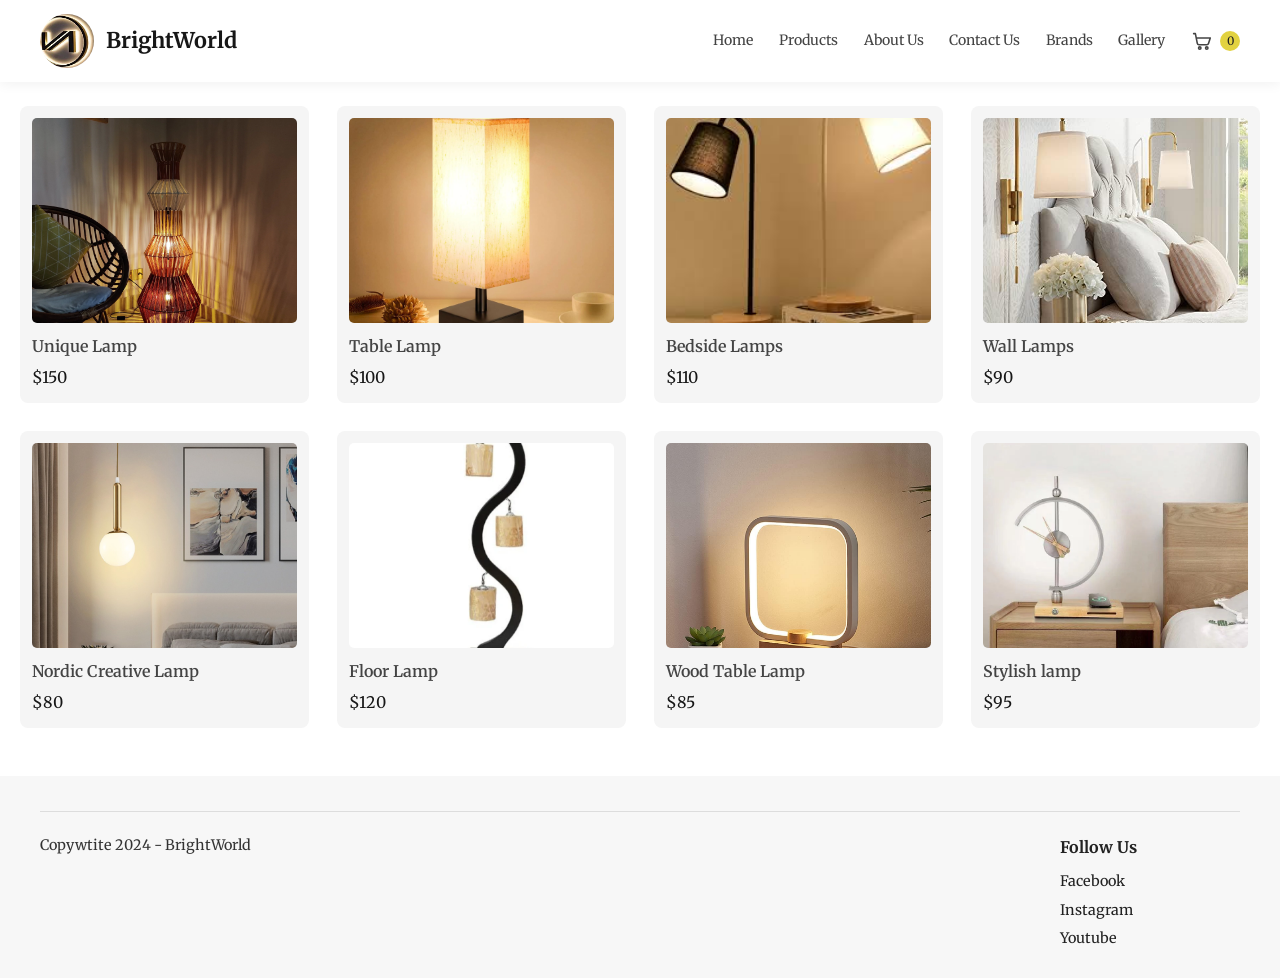
<file: lamps.html>
<!DOCTYPE html>

<html lang="en">
<head>
<meta charset="utf-8"/>
<meta content="width=device-width, initial-scale=1.0" name="viewport"/>
<link href="Styles/style.css" rel="stylesheet"/>
<link href="https://fonts.googleapis.com/css2?family=Merriweather:ital,wght@0,300;0,400;0,700;0,900;1,300;1,400;1,700;1,900&amp;display=swap" rel="stylesheet"/>
<title>Brightworld</title>
</head>
<body class="catalog-page">
<div class="header">
<div class="row">
<div class="logo">
<img src="Images/pic6.jpg"/>
<h2>BrightWorld</h2>
</div>
<div class="navbar">
<nav>
<ul>
<li><a href="index.html">Home</a></li>
<li><a href="product.html">Products</a></li>
<li><a href="about.html">About Us</a></li>
<li><a href="contact.html">Contact Us</a></li>
<li><a href="brands.html">Brands</a></li>
<li><a href="gallery.html">Gallery</a></li>
</ul>
</nav>
</div>
</div>
</div><div class="row" id="product-list">
<div class="col-4" data-target="#modal1">
<img src="Images/lamp1.webp"/>
<h4 class="product-name">Unique Lamp</h4>
            $<span class="price">150</span>
</div>
<div class="col-4" data-target="#modal2">
<img src="Images/lamp2.jpg"/>
<h4 class="product-name">Table Lamp</h4>
            $<span class="price">100</span>
</div>
<div class="col-4" data-target="#modal3">
<img src="Images/lamp3.jpeg"/>
<h4 class="product-name">Bedside Lamps</h4>
            $<span class="price">110</span>
</div>
<div class="col-4" data-target="#modal4">
<img src="Images/lamp4.jpg"/>
<h4 class="product-name">Wall Lamps</h4>
            $<span class="price">90</span>
</div>
<div class="col-4" data-target="#modal5">
<img src="Images/lamp5"/>
<h4 class="product-name">Nordic Creative Lamp</h4>
            $<span class="price">80</span>
</div>
<div class="col-4" data-target="#modal6">
<img src="Images/lamp6"/>
<h4 class="product-name">Floor Lamp</h4>
            $<span class="price">120</span>
</div>
<div class="col-4" data-target="#modal7">
<img src="Images/lamp7.jpg"/>
<h4 class="product-name">Wood Table Lamp</h4>
            $<span class="price">85</span>
</div>
<div class="col-4" data-target="#modal8">
<img src="Images/lamp8"/>
<h4 class="product-name">Stylish lamp</h4>
            $<span class="price">95</span>
</div>
</div>
<script src="cart.js"></script>
<div class="modal" id="modal1">
<div class="small-container">
<div class="row">
<div class="col-2">
<h1>Unique Lamp</h1>
<h4>Price:$150</h4>
<h4>Quantity:</h4>
<select>
<option>1</option>
<option>2</option>
<option>3</option>
</select>
<br/>
<a class="btn" href="">Add To Cart</a>
</div>
</div>
</div>
</div><div class="modal" id="modal2">
<div class="small-container">
<div class="row">
<div class="col-2">
<h1>Table Lamp</h1>
<h4>Price:$100</h4>
<h4>Quantity:</h4>
<select>
<option>1</option>
<option>2</option>
<option>3</option>
</select>
<br/>
<a class="btn" href="">Add To Cart</a>
</div>
</div>
</div>
</div><div class="modal" id="modal3">
<div class="small-container">
<div class="row">
<div class="col-2">
<h1>Bedside Lamps</h1>
<h4>Price:$110</h4>
<h4>Quantity:</h4>
<select>
<option>1</option>
<option>2</option>
<option>3</option>
</select>
<br/>
<a class="btn" href="">Add To Cart</a>
</div>
</div>
</div>
</div><div class="modal" id="modal4">
<div class="small-container">
<div class="row">
<div class="col-2">
<h1>Wall Lamps</h1>
<h4>Price:$90</h4>
<h4>Quantity:</h4>
<select>
<option>1</option>
<option>2</option>
<option>3</option>
</select>
<br/>
<a class="btn" href="">Add To Cart</a>
</div>
</div>
</div>
</div><div class="modal" id="modal5">
<div class="small-container">
<div class="row row-2">
<div class="col-2">
<h1>Nordic Creative Lamp</h1>
<h4>Price:$80</h4>
<h4>Quantity:</h4>
<select>
<option>1</option>
<option>2</option>
<option>3</option>
</select>
<br/>
<a class="btn" href="">Add To Cart</a>
</div>
</div>
</div>
</div><div class="modal" id="modal6">
<div class="small-container">
<div class="row row-2">
<div class="col-2">
<h1>Floor Lamp</h1>
<h4>Price:$120</h4>
<h4>Quantity:</h4>
<select>
<option>1</option>
<option>2</option>
<option>3</option>
</select>
<br/>
<a class="btn" href="">Add To Cart</a>
</div>
</div>
</div>
</div><div class="modal" id="modal7">
<div class="small-container">
<div class="row row-2">
<div class="col-2">
<h1>Wood Table Lamp</h1>
<h4>Price:$85</h4>
<h4>Quantity:</h4>
<select>
<option>1</option>
<option>2</option>
<option>3</option>
</select>
<br/>
<a class="btn" href="">Add To Cart</a>
</div>
</div>
</div>
</div><div class="modal" id="modal8">
<div class="small-container">
<div class="row row2">
<div class="col-2">
<h1>Stylish lamp</h1>
<h4>Price:$95</h4>
<h4>Quantity:</h4>
<select>
<option>1</option>
<option>2</option>
<option>3</option>
</select>
<br/>
<a class="btn" href="">Add To Cart</a>
</div>
</div>
</div>
</div><div class="footer">
<div class="container">
<hr/>
<p class="copywrite">Copywtite 2024 - BrightWorld</p>
<div class="footer-col-4">
<h3>Follow Us</h3>
<ul>
<li><a href="https://www.facebook.com/">Facebook</a></li>
<li><a href="https://www.instagram.com/">Instagram</a></li>
<li><a href="https://www.youtube.com/">Youtube</a></li>
</ul>
</div>
</div>
</div></body>
<script src="main.js"></script>
</html>
</file>
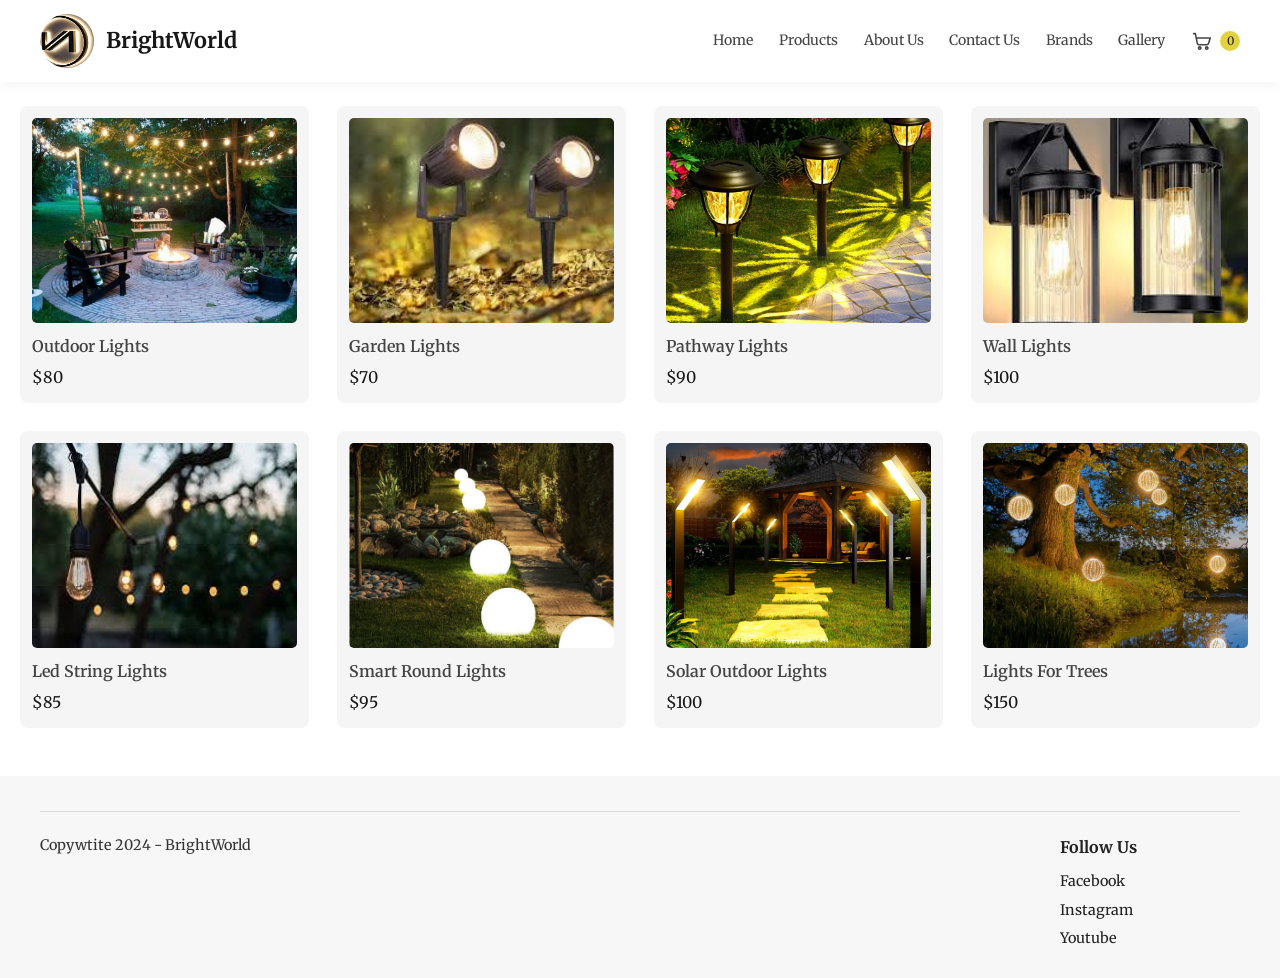
<file: outdoorlights.html>
<!DOCTYPE html>

<html lang="en">
<head>
<meta charset="utf-8"/>
<meta content="width=device-width, initial-scale=1.0" name="viewport"/>
<link href="Styles/style.css" rel="stylesheet"/>
<link href="https://fonts.googleapis.com/css2?family=Merriweather:ital,wght@0,300;0,400;0,700;0,900;1,300;1,400;1,700;1,900&amp;display=swap" rel="stylesheet"/>
<title>Brightworld</title>
</head>
<body class="catalog-page">
<div class="header">
<div class="row">
<div class="logo">
<img src="Images/pic6.jpg"/>
<h2>BrightWorld</h2>
</div>
<div class="navbar">
<nav>
<ul>
<li><a href="index.html">Home</a></li>
<li><a href="product.html">Products</a></li>
<li><a href="about.html">About Us</a></li>
<li><a href="contact.html">Contact Us</a></li>
<li><a href="brands.html">Brands</a></li>
<li><a href="gallery.html">Gallery</a></li>
</ul>
</nav>
</div>
</div>
</div><div class="row" id="product-list">
<div class="col-4" data-target="#modal1">
<img src="Images/outdoorlight1"/>
<h4 class="product-name">Outdoor Lights</h4>
            $<span class="price">80</span>
</div>
<div class="col-4" data-target="#modal2">
<img src="Images/outdoorlight2.jpeg"/>
<h4 class="product-name">Garden Lights</h4>
            $<span class="price">70</span>
</div>
<div class="col-4" data-target="#modal3">
<img src="Images/outdoorlight3.jpg"/>
<h4 class="product-name">Pathway Lights</h4>
            $<span class="price">90</span>
</div>
<div class="col-4" data-target="#modal4">
<img src="Images/outdoorlight4.jpeg"/>
<h4 class="product-name">Wall Lights</h4>
            $<span class="price">100</span>
</div>
<div class="col-4" data-target="#modal5">
<img src="Images/outdoorlight5.jpeg"/>
<h4 class="product-name">Led String Lights</h4>
            $<span class="price">85</span>
</div>
<div class="col-4" data-target="#modal6">
<img src="Images/outdoorlight6.jpg"/>
<h4 class="product-name">Smart Round Lights</h4>
            $<span class="price">95</span>
</div>
<div class="col-4" data-target="#modal7">
<img src="Images/outdoorlight7.jpg"/>
<h4 class="product-name">Solar Outdoor Lights</h4>
            $<span class="price">100</span>
</div>
<div class="col-4" data-target="#modal8">
<img src="Images/outdoorlight8.webp"/>
<h4 class="product-name">Lights For Trees</h4>
            $<span class="price">150</span>
</div>
</div>
<script src="cart.js"></script>
<div class="modal" id="modal1">
<div class="small-container">
<div class="row">
<div class="col-2">
<h1>Outdoor Lights</h1>
<h4>Price:$80</h4>
<h4>Quantity:</h4>
<select>
<option>1</option>
<option>2</option>
<option>3</option>
</select>
<br/>
<a class="btn" href="">Add To Cart</a>
</div>
</div>
</div>
</div><div class="modal" id="modal2">
<div class="small-container">
<div class="row">
<div class="col-2">
<h1>Garden Lights</h1>
<h4>Price:$70</h4>
<h4>Quantity:</h4>
<select>
<option>1</option>
<option>2</option>
<option>3</option>
</select>
<br/>
<a class="btn" href="">Add To Cart</a>
</div>
</div>
</div>
</div><div class="modal" id="modal3">
<div class="small-container">
<div class="row">
<div class="col-2">
<h1>Pathway Lights</h1>
<h4>Price:$90</h4>
<h4>Quantity:</h4>
<select>
<option>1</option>
<option>2</option>
<option>3</option>
</select>
<br/>
<a class="btn" href="">Add To Cart</a>
</div>
</div>
</div>
</div><div class="modal" id="modal4">
<div class="small-container">
<div class="row">
<div class="col-2">
<h1>Wall Lights</h1>
<h4>Price:$100</h4>
<h4>Quantity:</h4>
<select>
<option>1</option>
<option>2</option>
<option>3</option>
</select>
<br/>
<a class="btn" href="">Add To Cart</a>
</div>
</div>
</div>
</div><div class="modal" id="modal5">
<div class="small-container">
<div class="row row-2">
<div class="col-2">
<h1>Led String Lights</h1>
<h4>Price:$85</h4>
<h4>Quantity:</h4>
<select>
<option>1</option>
<option>2</option>
<option>3</option>
</select>
<br/>
<a class="btn" href="">Add To Cart</a>
</div>
</div>
</div>
</div><div class="modal" id="modal6">
<div class="small-container">
<div class="row row-2">
<div class="col-2">
<h1>Smart Round Lights</h1>
<h4>Price:$95</h4>
<h4>Quantity:</h4>
<select>
<option>1</option>
<option>2</option>
<option>3</option>
</select>
<br/>
<a class="btn" href="">Add To Cart</a>
</div>
</div>
</div>
</div><div class="modal" id="modal7">
<div class="small-container">
<div class="row row-2">
<div class="col-2">
<h1>Solar Outdoor Lights</h1>
<h4>Price:$100</h4>
<h4>Quantity:</h4>
<select>
<option>1</option>
<option>2</option>
<option>3</option>
</select>
<br/>
<a class="btn" href="">Add To Cart</a>
</div>
</div>
</div>
</div><div class="modal" id="modal8">
<div class="small-container">
<div class="row row2">
<div class="col-2">
<h1>Lights For Trees</h1>
<h4>Price:$150</h4>
<h4>Quantity:</h4>
<select>
<option>1</option>
<option>2</option>
<option>3</option>
</select>
<br/>
<a class="btn" href="">Add To Cart</a>
</div>
</div>
</div>
</div><div class="footer">
<div class="container">
<hr/>
<p class="copywrite">Copywtite 2024 - BrightWorld</p>
<div class="footer-col-4">
<h3>Follow Us</h3>
<ul>
<li><a href="https://www.facebook.com/">Facebook</a></li>
<li><a href="https://www.instagram.com/">Instagram</a></li>
<li><a href="https://www.youtube.com/">Youtube</a></li>
</ul>
</div>
</div>
</div></body>
<script src="main.js"></script>
</html>
</file>
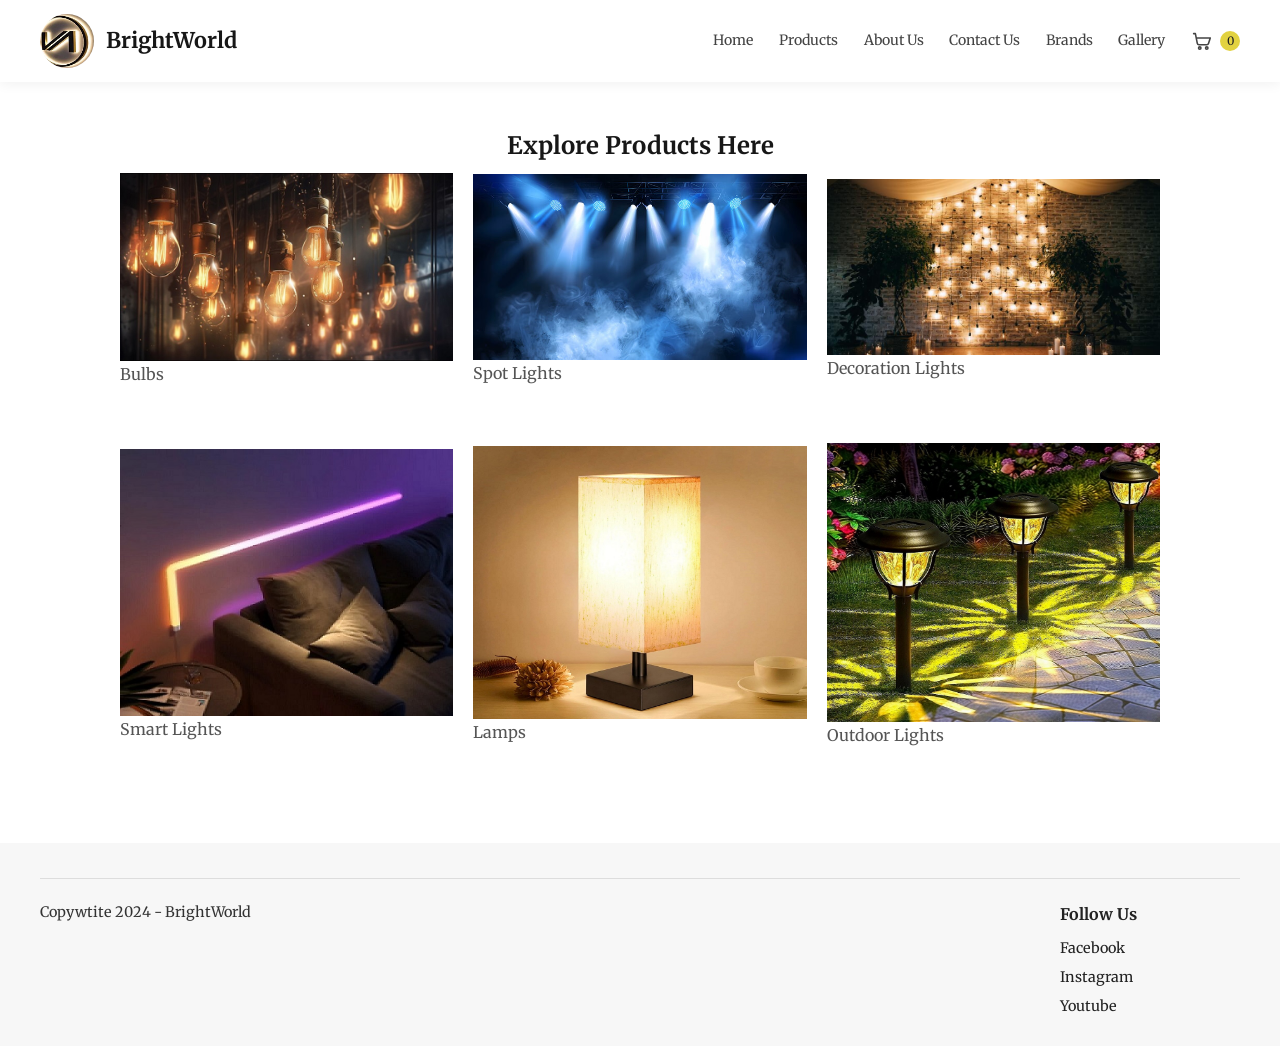
<file: product.html>
<!DOCTYPE html>
<html lang="en">
<head>
    <meta charset="UTF-8">
    <meta name="viewport" content="width=device-width, initial-scale=1.0">
    <link rel="stylesheet" href="Styles/style.css" />
    <link href="https://fonts.googleapis.com/css2?family=Merriweather:ital,wght@0,300;0,400;0,700;0,900;1,300;1,400;1,700;1,900&display=swap" rel="stylesheet">
    <title>Brightworld</title>
</head>
<body>
    <div class="header">
        <div class="row">
        <div class="logo">
            <img src="Images/pic6.jpg">
            <h2>BrightWorld</h2>
        </div>
      
        <div class="navbar">
            <nav>
                <ul>
                    <li><a href="index.html">Home</a></li>
                    <li><a href="product.html">Products</a></li>
                    <li><a href="about.html">About Us</a></li>
                    <li><a href="contact.html">Contact Us</a></li>
                    <li><a href="brands.html">Brands</a></li>
                    <li><a href="gallery.html">Gallery</a></li>
                </ul>
            </nav>
        </div>
    </div>
    </div>
    <div class="featured">
        <div class="small-container">
            <div class="row">
                <h2>Explore Products Here</h2>
            </div>
            <div class="row" id="product-list">
                <div class="col-3" data-target="#modal1">
                    <a href="bulbs.html"><img src="Images/product1" /></a>
                    <h4 class="product-name">Bulbs</h4>
                    
                </div>
                <div class="col-3" data-target="#modal2">
                    <a href="spotlights.html"><img src="Images/product2" /></a>
                    <h4 class="product-name">Spot Lights</h4>
                    
                </div>
                <div class="col-3" data-target="#modal3">
                    <a href="decorationlights.html"><img src="Images/product3" /></a>
                    <h4 class="product-name">Decoration Lights</h4>
                    
                </div>
                <div class="col-3" data-target="#modal4">
                    <a href="smartlights.html"><img src="Images/product4.jpg" /></a>
                    <h4 class="product-name">Smart Lights</h4>
                    
                </div>
                <div class="col-3" data-target="#modal5">
                    <a href="lamps.html"><img src="Images/product5.jpg" /></a>
                    <h4 class="product-name">Lamps</h4>
                    
                </div>
                <div class="col-3" data-target="#modal6">
                    <a href="outdoorlights.html"><img src="Images/product6.jpg" /></a>
                    <h4 class="product-name">Outdoor Lights</h4>
                    
                </div>
                
            </div>
        </div>
    </div>
    <div class="footer">
        <div class="container">
                <hr>
                <p class="copywrite">Copywtite 2024 - BrightWorld</p>
                <div class="footer-col-4">
                <h3>Follow Us</h3>
                <ul>
                    <li><a href="https://www.facebook.com/">Facebook</a></li>
                    <li><a href="https://www.instagram.com/">Instagram</a></li>
                    <li><a href="https://www.youtube.com/">Youtube</a></li>
                </ul>
            </div>
        </div>
    </div>
    <script src="cart.js"></script>
</body>
<script src="main.js"></script>
</html>
</file>
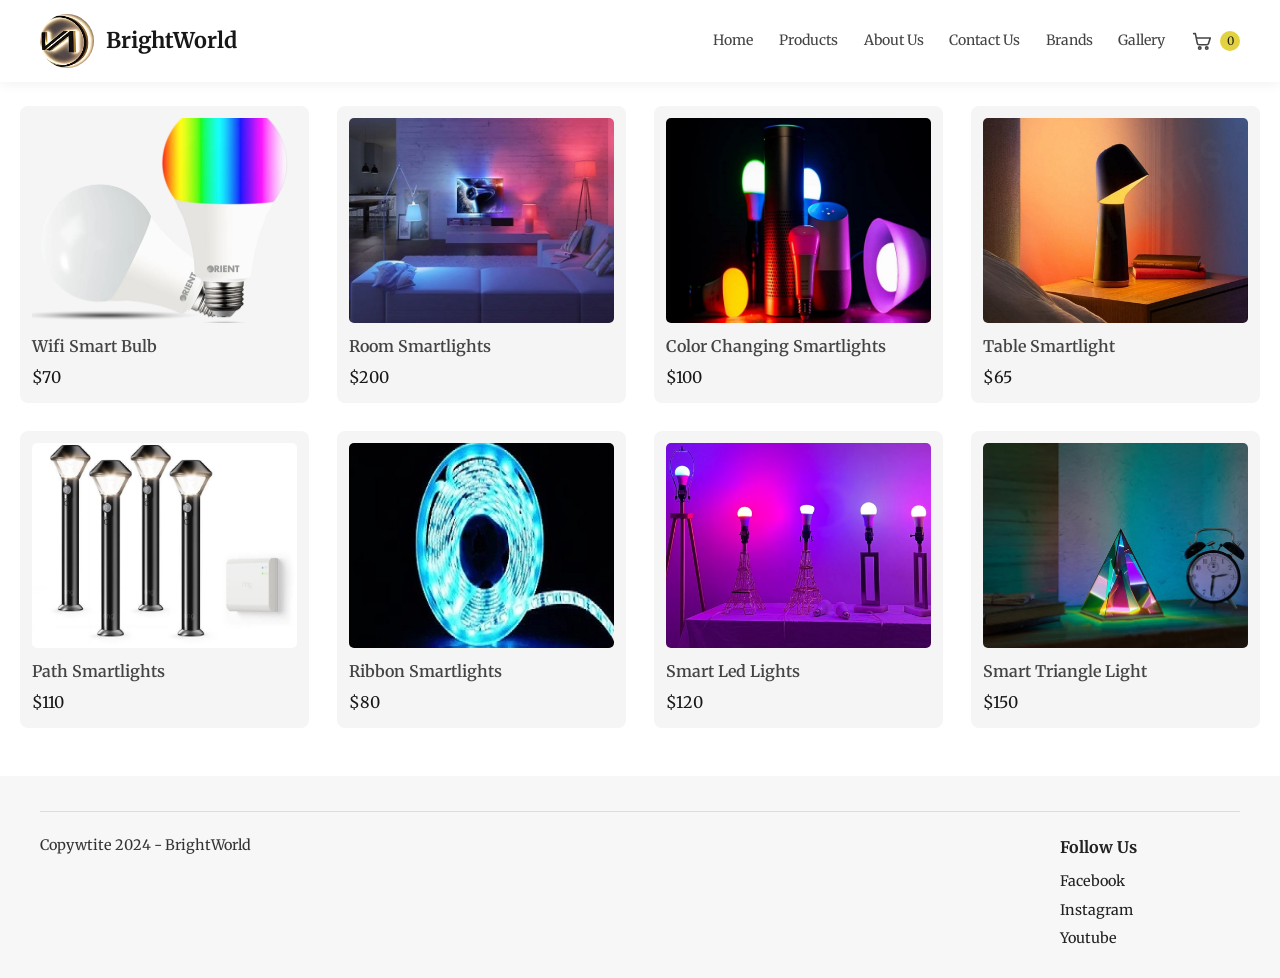
<file: smartlights.html>
<!DOCTYPE html>

<html lang="en">
<head>
<meta charset="utf-8"/>
<meta content="width=device-width, initial-scale=1.0" name="viewport"/>
<link href="Styles/style.css" rel="stylesheet"/>
<link href="https://fonts.googleapis.com/css2?family=Merriweather:ital,wght@0,300;0,400;0,700;0,900;1,300;1,400;1,700;1,900&amp;display=swap" rel="stylesheet"/>
<title>Brightworld</title>
</head>
<body class="catalog-page">
<div class="header">
<div class="row">
<div class="logo">
<img src="Images/pic6.jpg"/>
<h2>BrightWorld</h2>
</div>
<div class="navbar">
<nav>
<ul>
<li><a href="index.html">Home</a></li>
<li><a href="product.html">Products</a></li>
<li><a href="about.html">About Us</a></li>
<li><a href="contact.html">Contact Us</a></li>
<li><a href="brands.html">Brands</a></li>
<li><a href="gallery.html">Gallery</a></li>
</ul>
</nav>
</div>
</div>
</div><div class="row" id="product-list">
<div class="col-4" data-target="#modal1">
<img src="Images/smartlight1"/>
<h4 class="product-name">Wifi Smart Bulb</h4>
            $<span class="price">70</span>
</div>
<div class="col-4" data-target="#modal2">
<img src="Images/smartlight2"/>
<h4 class="product-name">Room Smartlights</h4>
            $<span class="price">200</span>
</div>
<div class="col-4" data-target="#modal3">
<img src="Images/smartlight3.jpg"/>
<h4 class="product-name">Color Changing Smartlights</h4>
            $<span class="price">100</span>
</div>
<div class="col-4" data-target="#modal4">
<img src="Images/smartlight4"/>
<h4 class="product-name">Table Smartlight</h4>
            $<span class="price">65</span>
</div>
<div class="col-4" data-target="#modal5">
<img src="Images/smartlight5.jpg"/>
<h4 class="product-name">Path Smartlights</h4>
            $<span class="price">110</span>
</div>
<div class="col-4" data-target="#modal6">
<img src="Images/smartlight6.jpg"/>
<h4 class="product-name">Ribbon Smartlights</h4>
            $<span class="price">80</span>
</div>
<div class="col-4" data-target="#modal7">
<img src="Images/smartlight7"/>
<h4 class="product-name">Smart Led Lights</h4>
            $<span class="price">120</span>
</div>
<div class="col-4" data-target="#modal8">
<img src="Images/smartlight8"/>
<h4 class="product-name">Smart Triangle Light</h4>
            $<span class="price">150</span>
</div>
</div>
<script src="cart.js"></script>
<div class="modal" id="modal1">
<div class="small-container">
<div class="row">
<div class="col-2">
<h1>Wifi Smart Bulb</h1>
<h4>Price:$70</h4>
<h4>Quantity:</h4>
<select>
<option>1</option>
<option>2</option>
<option>3</option>
</select>
<br/>
<a class="btn" href="">Add To Cart</a>
</div>
</div>
</div>
</div><div class="modal" id="modal2">
<div class="small-container">
<div class="row">
<div class="col-2">
<h1>Room Smartlights</h1>
<h4>Price:$200</h4>
<h4>Quantity:</h4>
<select>
<option>1</option>
<option>2</option>
<option>3</option>
</select>
<br/>
<a class="btn" href="">Add To Cart</a>
</div>
</div>
</div>
</div><div class="modal" id="modal3">
<div class="small-container">
<div class="row">
<div class="col-2">
<h1>Color Changing Smartlights</h1>
<h4>Price:$100</h4>
<h4>Quantity:</h4>
<select>
<option>1</option>
<option>2</option>
<option>3</option>
</select>
<br/>
<a class="btn" href="">Add To Cart</a>
</div>
</div>
</div>
</div><div class="modal" id="modal4">
<div class="small-container">
<div class="row">
<div class="col-2">
<h1>Table Smartlight</h1>
<h4>Price:$65</h4>
<h4>Quantity:</h4>
<select>
<option>1</option>
<option>2</option>
<option>3</option>
</select>
<br/>
<a class="btn" href="">Add To Cart</a>
</div>
</div>
</div>
</div><div class="modal" id="modal5">
<div class="small-container">
<div class="row row-2">
<div class="col-2">
<h1>Path Smartlights</h1>
<h4>Price:$110</h4>
<h4>Quantity:</h4>
<select>
<option>1</option>
<option>2</option>
<option>3</option>
</select>
<br/>
<a class="btn" href="">Add To Cart</a>
</div>
</div>
</div>
</div><div class="modal" id="modal6">
<div class="small-container">
<div class="row row-2">
<div class="col-2">
<h1>Ribbon Smartlights</h1>
<h4>Price:$80</h4>
<h4>Quantity:</h4>
<select>
<option>1</option>
<option>2</option>
<option>3</option>
</select>
<br/>
<a class="btn" href="">Add To Cart</a>
</div>
</div>
</div>
</div><div class="modal" id="modal7">
<div class="small-container">
<div class="row row-2">
<div class="col-2">
<h1>Smart Led Lights</h1>
<h4>Price:$120</h4>
<h4>Quantity:</h4>
<select>
<option>1</option>
<option>2</option>
<option>3</option>
</select>
<br/>
<a class="btn" href="">Add To Cart</a>
</div>
</div>
</div>
</div><div class="modal" id="modal8">
<div class="small-container">
<div class="row row2">
<div class="col-2">
<h1>Smart Triangle Light</h1>
<h4>Price:$150</h4>
<h4>Quantity:</h4>
<select>
<option>1</option>
<option>2</option>
<option>3</option>
</select>
<br/>
<a class="btn" href="">Add To Cart</a>
</div>
</div>
</div>
</div><div class="footer">
<div class="container">
<hr/>
<p class="copywrite">Copywtite 2024 - BrightWorld</p>
<div class="footer-col-4">
<h3>Follow Us</h3>
<ul>
<li><a href="https://www.facebook.com/">Facebook</a></li>
<li><a href="https://www.instagram.com/">Instagram</a></li>
<li><a href="https://www.youtube.com/">Youtube</a></li>
</ul>
</div>
</div>
</div></body>
<script src="main.js"></script>
</html>
</file>
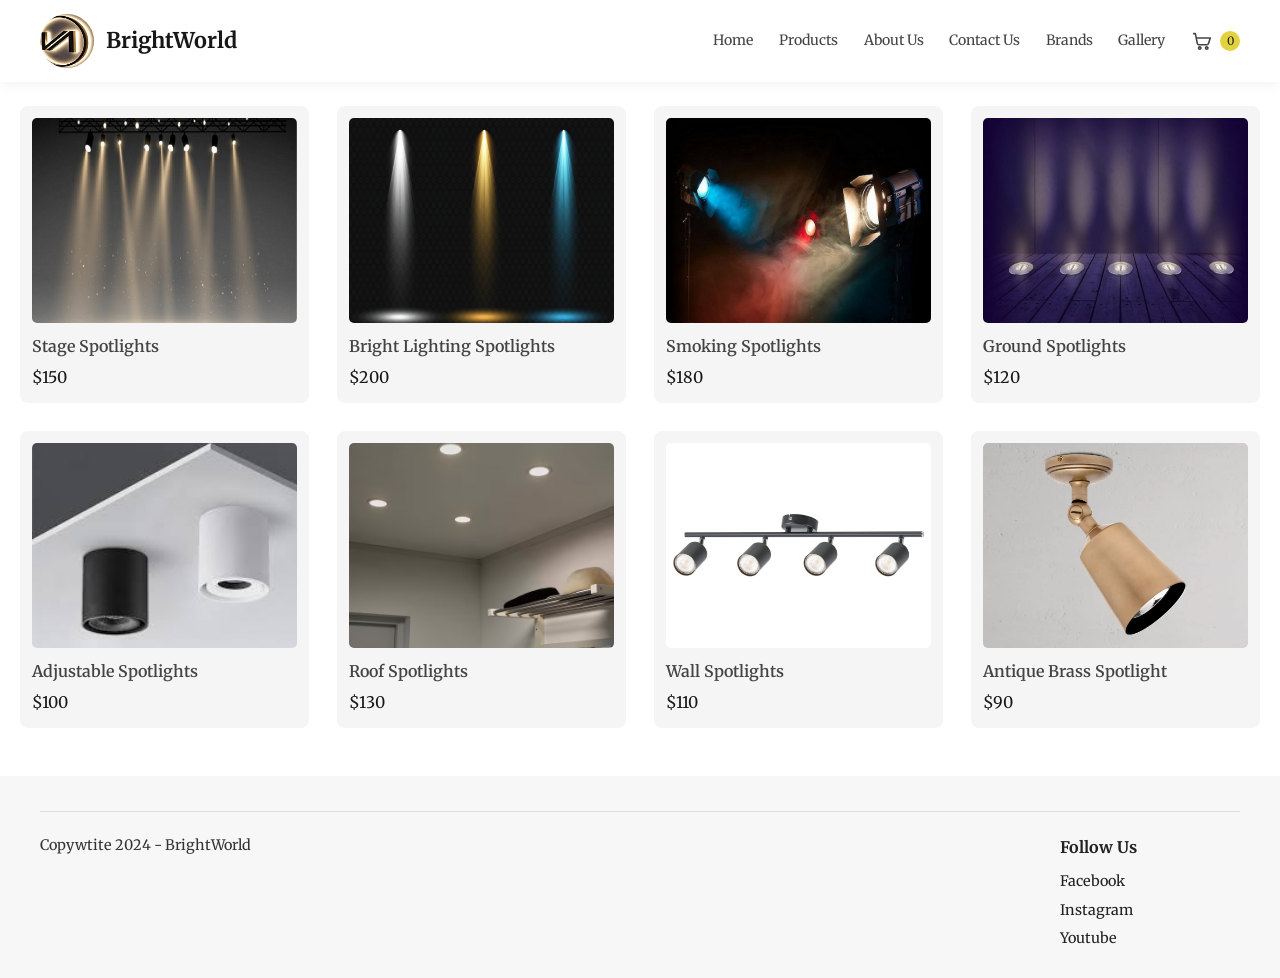
<file: spotlights.html>
<!DOCTYPE html>

<html lang="en">
<head>
<meta charset="utf-8"/>
<meta content="width=device-width, initial-scale=1.0" name="viewport"/>
<link href="Styles/style.css" rel="stylesheet"/>
<link href="https://fonts.googleapis.com/css2?family=Merriweather:ital,wght@0,300;0,400;0,700;0,900;1,300;1,400;1,700;1,900&amp;display=swap" rel="stylesheet"/>
<title>Brightworld</title>
</head>
<body class="catalog-page">
<div class="header">
<div class="row">
<div class="logo">
<img src="Images/pic6.jpg"/>
<h2>BrightWorld</h2>
</div>
<div class="navbar">
<nav>
<ul>
<li><a href="index.html">Home</a></li>
<li><a href="product.html">Products</a></li>
<li><a href="about.html">About Us</a></li>
<li><a href="contact.html">Contact Us</a></li>
<li><a href="brands.html">Brands</a></li>
<li><a href="gallery.html">Gallery</a></li>
</ul>
</nav>
</div>
</div>
</div><div class="row" id="product-list">
<div class="col-4" data-target="#modal1">
<img src="Images/spotlight1"/>
<h4 class="product-name">Stage Spotlights</h4>
            $<span class="price">150</span>
</div>
<div class="col-4" data-target="#modal2">
<img src="Images/spotlight2"/>
<h4 class="product-name">Bright Lighting Spotlights</h4>
            $<span class="price">200</span>
</div>
<div class="col-4" data-target="#modal3">
<img src="Images/spotlight3"/>
<h4 class="product-name">Smoking Spotlights</h4>
            $<span class="price">180</span>
</div>
<div class="col-4" data-target="#modal4">
<img src="Images/spotlight4"/>
<h4 class="product-name">Ground Spotlights</h4>
            $<span class="price">120</span>
</div>
<div class="col-4" data-target="#modal5">
<img src="Images/spotlight5"/>
<h4 class="product-name">Adjustable Spotlights</h4>
            $<span class="price">100</span>
</div>
<div class="col-4" data-target="#modal6">
<img src="Images/spotlight6"/>
<h4 class="product-name">Roof Spotlights</h4>
            $<span class="price">130</span>
</div>
<div class="col-4" data-target="#modal7">
<img src="Images/spotlight7"/>
<h4 class="product-name">Wall Spotlights</h4>
            $<span class="price">110</span>
</div>
<div class="col-4" data-target="#modal8">
<img src="Images/spotlight8"/>
<h4 class="product-name">Antique Brass Spotlight</h4>
            $<span class="price">90</span>
</div>
</div>
<div class="modal" id="modal1">
<div class="small-container">
<div class="row">
<div class="col-2">
<h1>Stage Spotlights</h1>
<h4>Price:$150</h4>
<h4>Quantity:</h4>
<select>
<option>1</option>
<option>2</option>
<option>3</option>
</select>
<br/>
<a class="btn" href="">Add To Cart</a>
</div>
</div>
</div>
</div><div class="modal" id="modal2">
<div class="small-container">
<div class="row">
<div class="col-2">
<h1>Bright Lighting Spotlight</h1>
<h4>Price:$200</h4>
<h4>Quantity:</h4>
<select>
<option>1</option>
<option>2</option>
<option>3</option>
</select>
<br/>
<a class="btn" href="">Add To Cart</a>
</div>
</div>
</div>
</div><div class="modal" id="modal3">
<div class="small-container">
<div class="row">
<div class="col-2">
<h1>Smoking Spotlights</h1>
<h4>Price:$180</h4>
<h4>Quantity:</h4>
<select>
<option>1</option>
<option>2</option>
<option>3</option>
</select>
<br/>
<a class="btn" href="">Add To Cart</a>
</div>
</div>
</div>
</div><div class="modal" id="modal4">
<div class="small-container">
<div class="row">
<div class="col-2">
<h1>Ground Spotlights</h1>
<h4>Price:$120</h4>
<h4>Quantity:</h4>
<select>
<option>1</option>
<option>2</option>
<option>3</option>
</select>
<br/>
<a class="btn" href="">Add To Cart</a>
</div>
</div>
</div>
</div><div class="modal" id="modal5">
<div class="small-container">
<div class="row row-2">
<div class="col-2">
<h1>Adjustable Spotlights</h1>
<h4>Price:$100</h4>
<h4>Quantity:</h4>
<select>
<option>1</option>
<option>2</option>
<option>3</option>
</select>
<br/>
<a class="btn" href="">Add To Cart</a>
</div>
</div>
</div>
</div><div class="modal" id="modal6">
<div class="small-container">
<div class="row row-2">
<div class="col-2">
<h1>Roof Spotlights</h1>
<h4>Price:$130</h4>
<h4>Quantity:</h4>
<select>
<option>1</option>
<option>2</option>
<option>3</option>
</select>
<br/>
<a class="btn" href="">Add To Cart</a>
</div>
</div>
</div>
<script src="cart.js"></script>
</div><div class="modal" id="modal7">
<div class="small-container">
<div class="row row-2">
<div class="col-2">
<h1>Wall Spotlights</h1>
<h4>Price:$110</h4>
<h4>Quantity:</h4>
<select>
<option>1</option>
<option>2</option>
<option>3</option>
</select>
<br/>
<a class="btn" href="">Add To Cart</a>
</div>
</div>
</div>
</div><div class="modal" id="modal8">&gt;
            <div class="small-container">
<div class="row row2">
<div class="col-2">
<h1>Antique Brass Spotlight</h1>
<h4>Price:$90</h4>
<h4>Quantity:</h4>
<select>
<option>1</option>
<option>2</option>
<option>3</option>
</select>
<br/>
<a class="btn" href="">Add To Cart</a>
</div>
</div>
</div>
</div><div class="footer">
<div class="container">
<hr/>
<p class="copywrite">Copywtite 2024 - BrightWorld</p>
<div class="footer-col-4">
<h3>Follow Us</h3>
<ul>
<li><a href="https://www.facebook.com/">Facebook</a></li>
<li><a href="https://www.instagram.com/">Instagram</a></li>
<li><a href="https://www.youtube.com/">Youtube</a></li>
</ul>
</div>
</div>
</div></body>
<script src="main.js"></script>
</html>
</file>
<file: Styles/style.css>
/* BrightWorld responsive stylesheet */
:root {
  --accent: #e2d240;
  --ink: #171717;
  --muted: #5d5d5d;
  --surface: #f5f5f5;
  --content: 1200px;
}
* { box-sizing: border-box; margin: 0; padding: 0; }
html { scroll-behavior: smooth; }
body {
  font-family: 'Merriweather', Georgia, serif;
  color: var(--ink);
  line-height: 1.65;
  overflow-x: hidden;
}
img { display: block; max-width: 100%; height: auto; }
a { color: inherit; text-decoration: none; }
p { color: #333; }
h1 { font-size: clamp(2rem, 5vw, 3.2rem); line-height: 1.2; }
h2 { line-height: 1.3; }
.container, .small-container {
  width: min(100% - 40px, var(--content));
  margin-inline: auto;
}
.small-container { max-width: 1080px; }
.header {
  width: 100%;
  background: #fff;
  position: relative;
  z-index: 20;
  box-shadow: 0 2px 12px rgba(0,0,0,.06);
}
.header > .row {
  width: min(100% - 40px, var(--content));
  min-height: 82px;
  margin: auto;
  display: flex;
  align-items: center;
  justify-content: space-between;
  gap: 24px;
}
.logo { display: flex; align-items: center; gap: 12px; flex: 0 0 auto; }
.logo img { width: 54px; height: 54px; object-fit: cover; border-radius: 50%; }
.logo h2 { font-size: 1.35rem; white-space: nowrap; }
.navbar { padding: 0; display: flex; align-items: center; }
.navbar nav { text-align: right; }
.navbar nav ul {
  display: flex; align-items: center; justify-content: flex-end;
  gap: clamp(12px, 2vw, 26px); list-style: none; margin: 0;
}
.navbar nav li { margin: 0; }
.navbar nav a {
  display: block; padding: 10px 0; color: #444; font-size: .88rem;
  transition: color .2s ease;
}
.navbar nav a:hover, .navbar nav a:focus { color: #b19f13; }
.menu-toggle {
  display: none; border: 0; background: transparent; font-size: 1.8rem;
  line-height: 1; cursor: pointer; padding: 8px; color: #222;
}
.row {
  display: flex; align-items: center; flex-wrap: wrap;
  justify-content: space-around; gap: 20px; margin: 0 auto;
}
.row > [class^="col-"] { min-width: 0; }
.col-2 { flex: 1 1 42%; min-width: 260px; }
.col-2 h1 { font-size: clamp(2rem, 4vw, 3.1rem); line-height: 1.2; margin: 20px 0; }
.col-2 img { width: 100%; object-fit: cover; }
.col-3 { flex: 1 1 28%; min-width: 220px; margin-bottom: 24px; }
.col-3 img { width: 100%; max-height: 300px; object-fit: cover; margin-top: 12px; }
.col-4 {
  flex: 1 1 calc(25% - 24px); min-width: 190px; max-width: 280px;
  padding: 12px; margin: 0 0 24px; background: var(--surface);
  border-radius: 8px; cursor: pointer; transition: transform .2s, box-shadow .2s;
}
.col-4:hover { transform: translateY(-4px); box-shadow: 0 8px 24px rgba(0,0,0,.1); }
.col-4 img { width: 100%; aspect-ratio: 4 / 3; object-fit: cover; border-radius: 5px; }
.col-4 h4 { margin: 12px 0 5px; color: #444; font-weight: 600; }
.col-4 p { font-size: .9rem; }
.btn, .sortbtn {
  display: inline-block; background: var(--accent); color: #222;
  padding: 10px 26px; margin-top: 12px; border: 0; border-radius: 30px;
  cursor: pointer; transition: background .2s, transform .2s;
}
.btn:hover, .sortbtn:hover { background: #c9b82b; transform: translateY(-1px); }
.featured { margin: 48px auto 70px; }
.title { text-align: center; margin: 28px auto 34px; color: #111; font-size: clamp(1.5rem, 3vw, 2rem); }
h4 { color: #555; font-weight: normal; }
ul { list-style: none; }
.footer { background: #f7f7f7; color: #222; font-size: .9rem; padding: 35px 0 22px; margin-top: 50px; }
.footer .container { display: flex; flex-wrap: wrap; align-items: flex-start; justify-content: space-between; gap: 22px; }
.footer hr { width: 100%; border: 0; border-top: 1px solid #ddd; }
.footer h3 { margin: 0 0 10px; font-size: 1rem; }
.footer-col-4 { flex: 0 1 180px; text-align: left; }
.footer-col-4 ul { margin: 0; }
.footer-col-4 li { margin: 5px 0; }
.footer a:hover { color: #a18e00; }
.copywrite { margin: 0; }
.row-2 { justify-content: space-between; margin: 50px auto 30px; }
.single-product { margin: 55px auto; }
.wrapper { width: min(100% - 40px, 620px); margin: 40px auto 70px; padding: 0; }
.wrapper .input_field { margin-bottom: 14px; }
.wrapper .input_field input, .wrapper textarea {
  display: block; width: 100%; border: 1px solid #d7d7d7; border-radius: 5px;
  padding: 13px 14px; font: inherit; font-size: .95rem;
}
.wrapper textarea { resize: vertical; min-height: 120px; }
.wrapper .submitbtn input[type="submit"] {
  border: 0; cursor: pointer; background: var(--accent); color: #222;
  padding: 11px 30px; margin: 12px 0; border-radius: 30px; font: inherit;
}
.submitbtn { text-align: center; }
.modal {
  position: fixed; top: 50%; left: 50%; transform: translate(-50%, -50%) scale(.96);
  width: min(92vw, 850px); max-height: 88vh; overflow: auto; padding: 24px;
  border: 1px solid #ddd; border-radius: 12px; z-index: 101;
  background: #fff; opacity: 0; visibility: hidden; transition: .2s ease;
}
.modal.active { opacity: 1; visibility: visible; transform: translate(-50%, -50%) scale(1); }
.modal .row { justify-content: center; }
.modal img { max-height: 360px; width: 100%; object-fit: contain; }
.modal select { padding: 8px 12px; margin: 8px 0; }
.modal-overlay {
  position: fixed; inset: 0; background: rgba(0,0,0,.55);
  z-index: 100; opacity: 0; visibility: hidden; transition: .2s;
}
.modal-overlay.active { opacity: 1; visibility: visible; }
@media (max-width: 900px) {
  .header > .row { min-height: 74px; }
  .navbar nav ul { gap: 13px; }
  .navbar nav a { font-size: .78rem; }
  .col-4 { flex-basis: calc(33.333% - 20px); }
}
@media (max-width: 700px) {
  .container, .small-container { width: min(100% - 30px, var(--content)); }
  .header > .row { width: calc(100% - 30px); gap: 10px; }
  .logo img { width: 44px; height: 44px; }
  .logo h2 { font-size: 1.12rem; }
  .menu-toggle { display: block; margin-left: auto; }
  .navbar { display: none; position: absolute; top: 100%; left: 0; width: 100%; padding: 8px 18px 16px; background: #fff; box-shadow: 0 8px 12px rgba(0,0,0,.08); }
  .navbar.open { display: block; }
  .navbar nav, .navbar nav ul { display: block; text-align: left; margin: 0; }
  .navbar nav li { display: block; border-top: 1px solid #eee; }
  .navbar nav a { padding: 11px 5px; font-size: .9rem; }
  .row { gap: 14px; }
  .col-2 { flex-basis: 100%; min-width: 0; }
  .col-3 { flex-basis: calc(50% - 12px); min-width: 0; }
  .col-4 { flex-basis: calc(50% - 12px); min-width: 0; max-width: none; }
  .featured { margin: 32px auto 45px; }
  .single-product { margin: 35px auto; }
  .footer { padding: 28px 0 18px; }
}
@media (max-width: 420px) {
  .col-3, .col-4 { flex-basis: 100%; }
  .col-3 img { max-height: 260px; }
  .wrapper { width: calc(100% - 28px); }
  .modal { padding: 14px; }
}

/* Cart page */
.cart-page-wrap { width:min(100% - 40px, 1100px); margin:45px auto 70px; }
.cart-layout { display:grid; grid-template-columns:minmax(0, 1fr) 320px; gap:28px; align-items:start; }
.cart-items { display:grid; gap:14px; }
.cart-item { display:grid; grid-template-columns:105px minmax(0,1fr) 85px 100px; gap:18px; align-items:center; padding:16px; border:1px solid #e6e6e6; border-radius:10px; background:#fff; }
.cart-item img { width:105px; height:90px; object-fit:cover; border-radius:7px; background:#f4f4f4; }
.cart-item-info h3 { font-size:1rem; margin-bottom:5px; }
.cart-unit-price { color:#666; font-size:.88rem; }
.remove-item { border:0; background:none; color:#b3261e; cursor:pointer; padding:6px 0; font:inherit; font-size:.85rem; }
.cart-quantity label { display:block; font-size:.8rem; color:#666; margin-bottom:4px; }
.cart-quantity input { width:72px; padding:8px; border:1px solid #ccc; border-radius:5px; font:inherit; }
.cart-line-total { text-align:right; white-space:nowrap; }
.cart-summary { padding:22px; border:1px solid #e5e5e5; border-radius:10px; background:#fafafa; }
.cart-summary h2 { font-size:1.25rem; margin-bottom:20px; }
.summary-row { display:flex; justify-content:space-between; gap:12px; margin:13px 0; font-size:.92rem; }
.summary-row span:last-child { text-align:right; }
.cart-summary hr { border:0; border-top:1px solid #ddd; margin:18px 0; }
.summary-row.total { font-size:1.1rem; }
.checkout-btn { width:100%; font:inherit; margin-top:14px; }
.continue-link { display:block; text-align:center; margin-top:14px; color:#555; font-size:.9rem; }
.checkout-note { font-size:.75rem; color:#777; margin-top:18px; line-height:1.5; }
.empty-cart { text-align:center; padding:70px 20px; }
.empty-cart-icon { font-size:3rem; margin-bottom:12px; }
.empty-cart p { color:#666; margin:8px 0 18px; }
.cart-count { display:inline-flex; align-items:center; justify-content:center; min-width:20px; height:20px; padding:0 5px; border-radius:50px; background:#e2d240; color:#222; font-size:.72rem; margin-left:3px; }
.cart-toast { position:fixed; right:20px; bottom:20px; z-index:300; background:#222; color:#fff; padding:13px 18px; border-radius:8px; box-shadow:0 5px 20px #0002; opacity:0; transform:translateY(10px); pointer-events:none; transition:.2s; font: .9rem Arial,sans-serif; }
.cart-toast.show { opacity:1; transform:translateY(0); }
@media(max-width:760px) {
 .cart-layout { grid-template-columns:1fr; }
 .cart-summary { order:-1; }
}
@media(max-width:520px) {
 .cart-page-wrap { width:calc(100% - 28px); margin:28px auto 45px; }
 .cart-item { grid-template-columns:76px minmax(0,1fr) auto; gap:11px; padding:12px; }
 .cart-item img { width:76px; height:76px; grid-row:span 2; }
 .cart-item-info h3 { font-size:.9rem; }
 .cart-quantity { grid-column:2; }
 .cart-quantity input { width:65px; }
 .cart-line-total { grid-column:3; grid-row:1; font-size:.9rem; }
}

/* Consistent product catalogue layout: four cards per row on desktop */
.catalog-page #product-list {
  display: grid !important;
  grid-template-columns: repeat(4, minmax(0, 1fr));
  gap: 28px;
  width: min(100% - 40px, 1320px);
  margin: 24px auto 48px !important;
  padding: 0;
  align-items: stretch;
  justify-content: initial;
}
.catalog-page #product-list > .col-3,
.catalog-page #product-list > .col-4 {
  width: auto;
  min-width: 0;
  max-width: none;
  flex: initial;
  margin: 0;
  padding: 12px;
  align-self: stretch;
}
.catalog-page #product-list > .col-3 img,
.catalog-page #product-list > .col-4 img {
  width: 100%;
  height: 205px;
  max-height: none;
  object-fit: cover;
  margin: 0 0 10px;
  border-radius: 5px;
}
.catalog-page #product-list > .col-3 h4,
.catalog-page #product-list > .col-4 h4 { margin: 0 0 5px; }
.footer {
  clear: both;
  width: 100%;
  margin-top: auto;
  position: relative;
  flex: 0 0 100%;
}
body { min-height: 100vh; display: flex; flex-direction: column; }
body > .footer { margin-top: auto; }
@media (max-width: 900px) {
  .catalog-page #product-list { grid-template-columns: repeat(2, minmax(0, 1fr)); gap: 20px; }
}
@media (max-width: 520px) {
  .catalog-page #product-list { width: calc(100% - 28px); grid-template-columns: 1fr; gap: 16px; margin-top: 18px !important; }
  .catalog-page #product-list > .col-3 img,
  .catalog-page #product-list > .col-4 img { height: 220px; }
}

/* Shopping cart icon in the navigation */
.cart-nav-link {
  display: inline-flex !important;
  align-items: center;
  justify-content: center;
  gap: 5px;
  white-space: nowrap;
}
.cart-icon {
  width: 21px;
  height: 21px;
  display: block;
  fill: none;
  stroke: currentColor;
  stroke-width: 1.8;
  stroke-linecap: round;
  stroke-linejoin: round;
}
.cart-count { flex: 0 0 auto; }

/* Demo checkout and payment page */
.payment-wrap { width:min(100% - 40px, 1050px); margin:40px auto 70px; }
.payment-intro { text-align:center; color:#666; margin:-18px auto 28px; }
.payment-layout { display:grid; grid-template-columns:minmax(0,1.2fr) minmax(280px,.8fr); gap:24px; align-items:start; }
.payment-card { background:#fff; border:1px solid #e5e5e5; border-radius:12px; padding:24px; }
.payment-card h2 { font-size:1.2rem; margin-bottom:18px; }
.payment-option { display:flex; align-items:center; gap:13px; padding:16px; border:1px solid #ddd; border-radius:9px; margin:12px 0; cursor:pointer; }
.payment-option:has(input:checked) { border-color:#c5b52c; background:#fffdf0; }
.payment-option input { accent-color:#b8a51d; width:17px; height:17px; }
.payment-symbol { font-size:1.5rem; width:30px; text-align:center; }
.payment-option small { display:block; color:#777; margin-top:4px; font-size:.78rem; }
.demo-notice { background:#fff9df; border:1px solid #eadb8b; border-radius:8px; padding:13px 15px; margin:18px 0; color:#5b5122; font-size:.85rem; line-height:1.55; }
.place-order-btn { width:100%; font:inherit; }
.payment-product { display:flex; justify-content:space-between; gap:12px; margin:13px 0; font-size:.88rem; }
.payment-product span { color:#555; }
.order-card hr { border:0; border-top:1px solid #ddd; margin:18px 0; }
.order-success { max-width:620px; margin:10px auto; text-align:center; padding:35px 25px; border:1px solid #e5e5e5; border-radius:12px; }
.success-mark { width:58px; height:58px; display:grid; place-items:center; border-radius:50%; background:#e8f5e9; color:#267a35; font-size:2rem; margin:0 auto 16px; }
.order-success h2 { margin-bottom:8px; }
.order-success > p { color:#666; margin:8px 0 18px; }
.success-details { display:flex; justify-content:space-between; gap:15px; padding:12px 0; border-bottom:1px solid #eee; text-align:left; }
@media(max-width:760px) { .payment-layout { grid-template-columns:1fr; } .order-card { order:-1; } }
@media(max-width:520px) { .payment-wrap { width:calc(100% - 28px); margin:25px auto 45px; } .payment-card { padding:17px; } }

.order-success-message { color:#333 !important; margin:12px 0 20px !important; }
.order-thanks-note { color:#666; margin:18px 0 !important; font-size:.9rem; }
</file>
